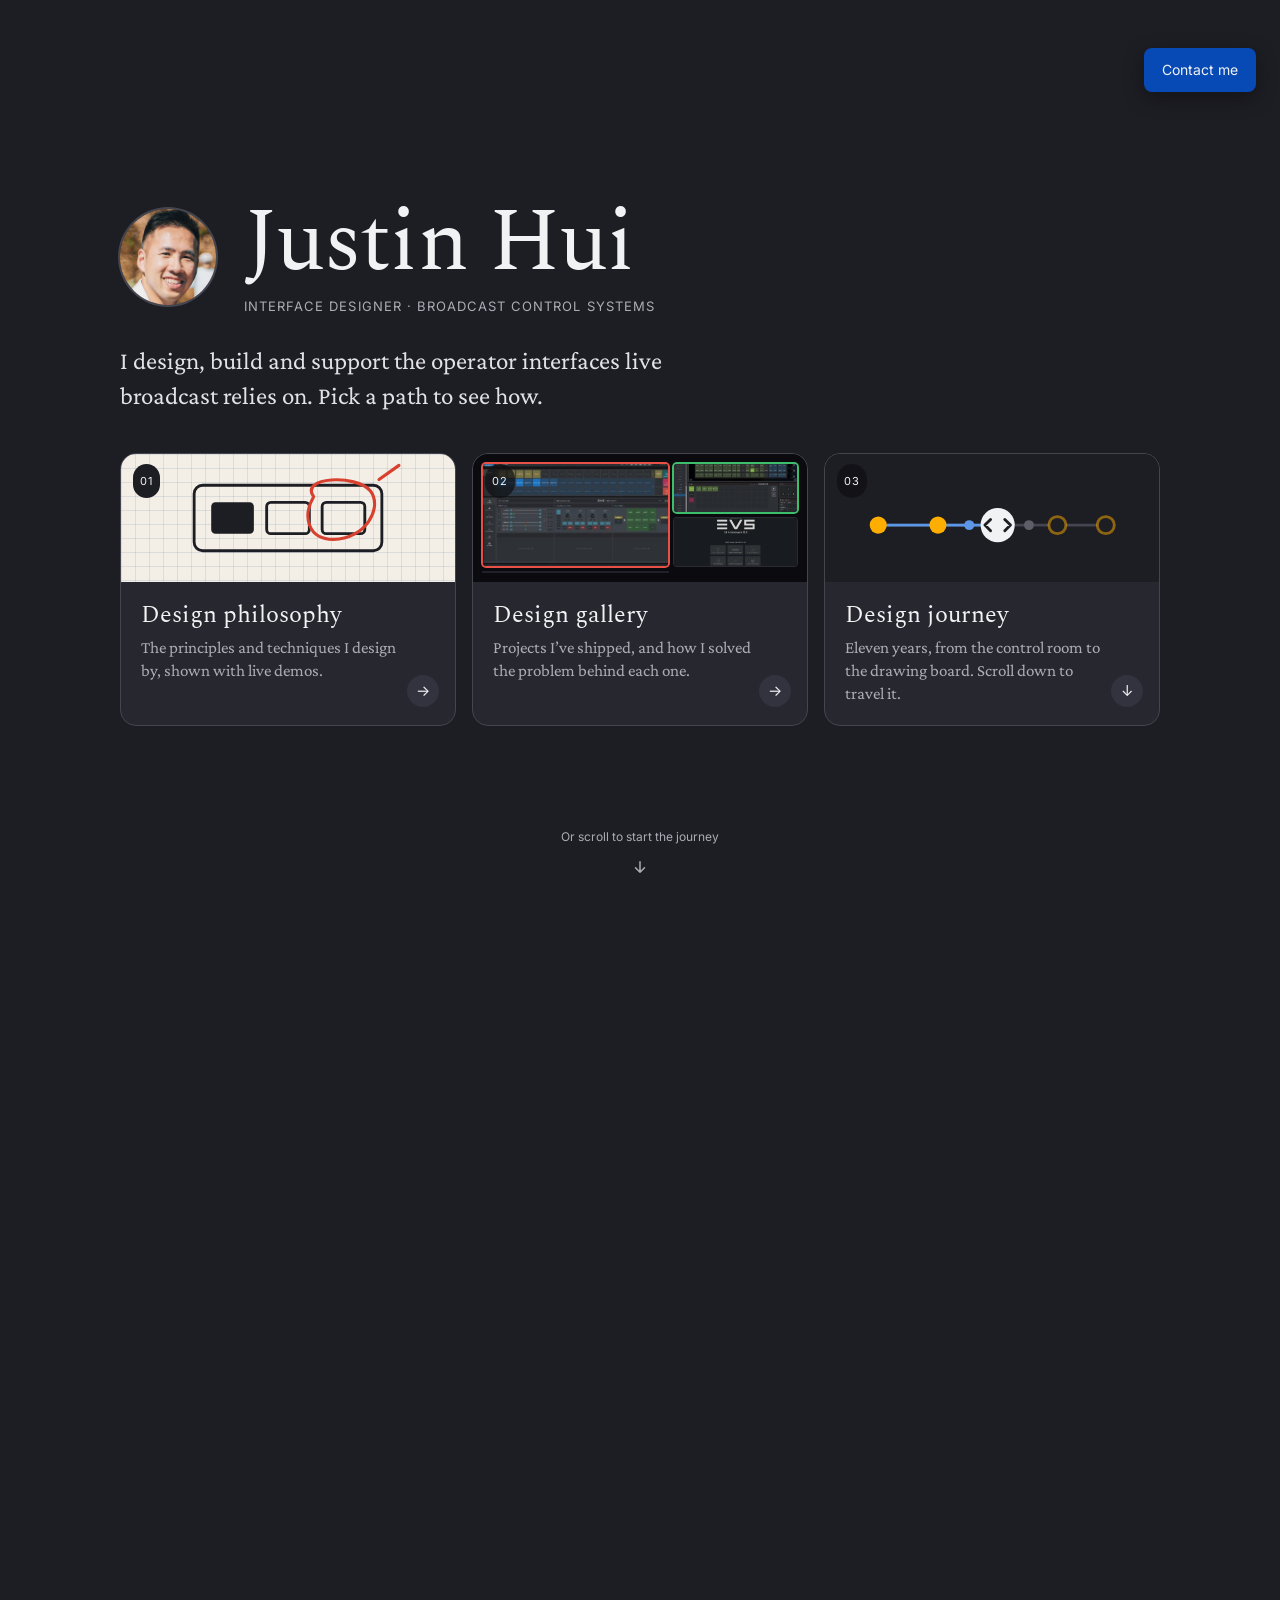
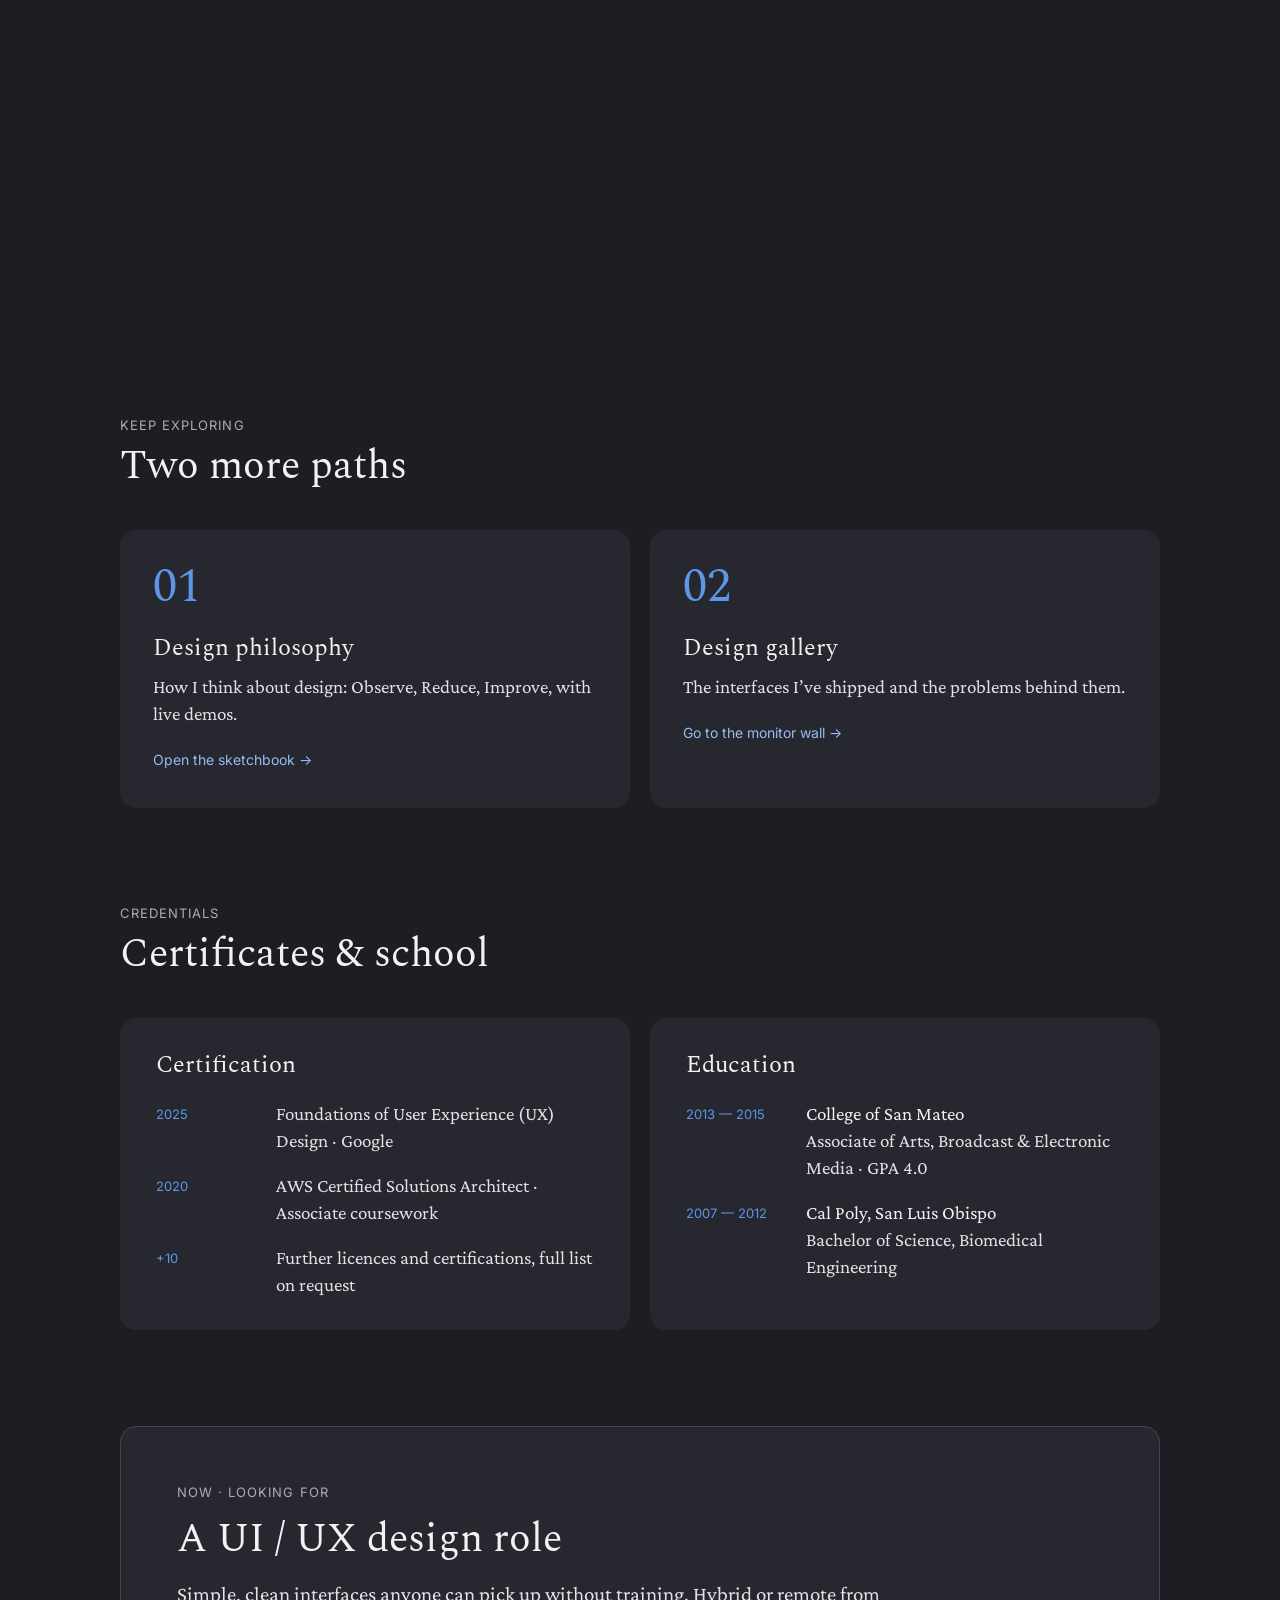
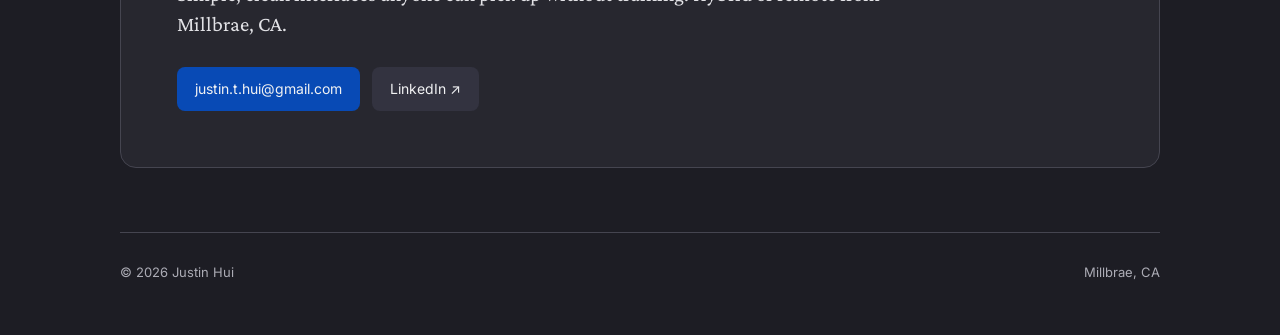
<file: index.html>
<!doctype html>
<html lang="en">
<head>
  <meta charset="utf-8">
  <meta name="viewport" content="width=device-width, initial-scale=1">
  <title>Justin Hui · Interface Designer</title>
  <meta name="description" content="Choose a path: design philosophy, design gallery or design journey. Justin Hui designs, builds and supports operator interfaces for live broadcast facilities. Senior Technical Architect at EVS, Google UX certified, based in Millbrae, CA.">
  <meta property="og:title" content="Justin Hui · Interface Designer">
  <meta property="og:description" content="Operator interfaces for live broadcast, designed, deployed and supported.">
  <meta property="og:type" content="website">
  <meta name="theme-color" content="#1D1D24">
  <link rel="icon" href="data:image/svg+xml,%3Csvg xmlns='http://www.w3.org/2000/svg' viewBox='0 0 64 64'%3E%3Crect width='64' height='64' rx='32' fill='%2327272F'/%3E%3Ctext x='32' y='42' text-anchor='middle' font-family='Georgia,serif' font-size='26' fill='%23F1F2F3'%3EJH%3C/text%3E%3C/svg%3E">
  <link rel="preconnect" href="https://fonts.googleapis.com">
  <link rel="preconnect" href="https://fonts.gstatic.com" crossorigin>
  <link rel="stylesheet" href="https://fonts.googleapis.com/css2?family=Spectral:ital,wght@0,400;1,400&family=Crimson+Pro:ital@0;1&family=Inter:wght@400;500&display=swap">
  <link rel="stylesheet" href="styles.css?v=__V__">
</head>
<body>
  <a class="skip" href="#after">Skip the timeline</a>

  <!-- Contact: the only control visible from the start -->
  <a class="btn btn--primary contact-fab" href="#contact">Contact me</a>

  <!-- Top bar: fades in once the intro scrolls away -->
  <header class="bar" data-bar>
    <div class="bar__inner">
      <a class="brand" href="#top" aria-label="Back to the start">
        <span class="avatar avatar--sm" data-avatar data-morph-to="avatar"></span>
        <span class="brand__text">
          <span class="brand__name" data-name data-morph-to="name"></span>
          <span class="brand__role" data-role data-morph-to="role"></span>
        </span>
      </a>

      <div class="bar__timeline">
        <button class="step step--icon" type="button" data-step="-1" aria-label="Earlier milestone">←</button>
        <div class="track" data-track>
          <div class="track__line" aria-hidden="true"></div>
          <div class="track__fill" aria-hidden="true" data-fill></div>
          <div class="track__stops" data-stops></div>
          <div class="handle" data-handle role="slider" tabindex="0" aria-label="Career timeline">
            <svg aria-hidden="true" width="14" height="14" viewBox="0 0 24 24" fill="none" stroke="#1D1D24" stroke-width="2.4" stroke-linecap="round" stroke-linejoin="round"><path d="M9 6l-6 6 6 6M15 6l6 6-6 6"/></svg>
          </div>
        </div>
        <button class="step step--icon" type="button" data-step="1" aria-label="Later milestone">→</button>
      </div>
    </div>
  </header>

  <main>
    <!-- The scrolling story: intro, then the timeline driven by scroll -->
    <div class="story" id="top" data-story>
      <div class="story__sticky">

        <!-- 1. Intro: the path selector -->
        <section class="intro" data-intro aria-labelledby="intro-name">
          <div class="intro__inner">
            <div class="intro__id">
              <span class="avatar avatar--lg morph" data-avatar data-morph="avatar"></span>
              <div class="intro__who">
                <h1 class="intro__name morph" id="intro-name" data-name data-morph="name"></h1>
                <p class="eyebrow intro__role morph" data-role data-morph="role"></p>
              </div>
            </div>
            <p class="intro__lede intro__fade">I design, build and support the operator interfaces live broadcast relies on. Pick a path to see how.</p>

            <nav class="paths intro__fade" aria-label="Choose a path">
              <a class="path path--philosophy" href="philosophy.html">
                <span class="path__art" aria-hidden="true">
                  <svg viewBox="0 0 200 90" fill="none" stroke-linecap="round" stroke-linejoin="round">
                    <rect x="34" y="22" width="132" height="46" rx="6" stroke="#1D1D24" stroke-width="2"/>
                    <rect x="46" y="34" width="30" height="22" rx="3" fill="#1D1D24"/>
                    <rect x="85" y="34" width="30" height="22" rx="3" stroke="#1D1D24" stroke-width="2"/>
                    <rect x="124" y="34" width="30" height="22" rx="3" stroke="#1D1D24" stroke-width="2"/>
                    <path class="path__pen" d="M118 30c-10-14 30-16 40-4 9 12-4 34-26 34-18 0-22-16-14-30z" stroke="#D8412F" stroke-width="2.2"/>
                    <path class="path__pen" d="M164 18l14-10" stroke="#D8412F" stroke-width="2.2"/>
                  </svg>
                </span>
                <span class="path__num">01</span>
                <span class="path__text">
                  <span class="path__title">Design philosophy</span>
                  <span class="path__desc">The principles and techniques I design by, shown with live demos.</span>
                </span>
                <span class="path__go" aria-hidden="true">→</span>
              </a>

              <a class="path path--gallery" href="gallery.html">
                <span class="path__art" aria-hidden="true">
                  <span class="mv">
                    <span class="mv__tile mv__tile--pgm"><img src="assets/img/proc-control.jpg" alt=""></span>
                    <span class="mv__tile mv__tile--pvw"><img src="assets/img/panel-builder.jpg" alt=""></span>
                    <span class="mv__tile"><img src="assets/img/config-tool.jpg" alt=""></span>
                    <span class="mv__tile mv__tile--bars"></span>
                  </span>
                </span>
                <span class="path__num">02</span>
                <span class="path__text">
                  <span class="path__title">Design gallery</span>
                  <span class="path__desc">Projects I&rsquo;ve shipped, and how I solved the problem behind each one.</span>
                </span>
                <span class="path__go" aria-hidden="true">→</span>
              </a>

              <a class="path path--journey" href="#journey" data-journey>
                <span class="path__art" aria-hidden="true">
                  <svg viewBox="0 0 200 90" fill="none">
                    <line x1="16" y1="50" x2="184" y2="50" stroke="#454550" stroke-width="2"/>
                    <line class="path__fill" x1="16" y1="50" x2="104" y2="50" stroke="#5B97E6" stroke-width="2"/>
                    <circle cx="20" cy="50" r="6" fill="#FDAE00"/>
                    <circle cx="62" cy="50" r="6" fill="#FDAE00"/>
                    <circle cx="84" cy="50" r="3.5" fill="#5B97E6"/>
                    <circle cx="126" cy="50" r="3.5" fill="#5E5E68"/>
                    <circle cx="146" cy="50" r="6" fill="#1D1D24" stroke="#FDAE00" stroke-opacity=".5" stroke-width="2"/>
                    <circle cx="180" cy="50" r="6" fill="#1D1D24" stroke="#FDAE00" stroke-opacity=".5" stroke-width="2"/>
                    <g class="path__handle"><circle cx="104" cy="50" r="12" fill="#F1F2F3"/><path d="M99 46l-4 4 4 4M109 46l4 4-4 4" stroke="#1D1D24" stroke-width="2" stroke-linecap="round" stroke-linejoin="round"/></g>
                  </svg>
                </span>
                <span class="path__num">03</span>
                <span class="path__text">
                  <span class="path__title">Design journey</span>
                  <span class="path__desc">Eleven years, from the control room to the drawing board. Scroll down to travel it.</span>
                </span>
                <span class="path__go" aria-hidden="true">↓</span>
              </a>
            </nav>
          </div>
          <div class="scroll-cue intro__fade" aria-hidden="true">
            <span>Or scroll to start the journey</span>
            <svg width="18" height="18" viewBox="0 0 24 24" fill="none" stroke="currentColor" stroke-width="2" stroke-linecap="round" stroke-linejoin="round"><path d="M12 5v14M6 13l6 6 6-6"/></svg>
          </div>
        </section>

        <!-- 2. Timeline stage: main window + sidebar -->
        <div class="stage" data-stage>
          <section class="main" aria-label="Timeline milestone">
            <div class="main__top">
              <article class="milestone" aria-live="polite" data-card>
                <span class="meta" data-cur-meta></span>
                <h2 class="milestone__title" data-cur-title></h2>
                <p class="milestone__body" data-cur-body></p>
                <div class="projects" data-projects-wrap>
                  <h3 class="label">Projects</h3>
                  <ul class="projects__list" data-projects></ul>
                </div>
                <div class="milestone__cta" data-cta hidden>
                  <a class="btn btn--primary" data-email></a>
                  <a class="btn" data-linkedin target="_blank" rel="noopener">LinkedIn ↗</a>
                </div>
              </article>
              <div class="bigyear" aria-hidden="true" data-year></div>
            </div>

            <section class="collections" data-collections aria-labelledby="iip-title">
              <div class="panel__head">
                <h3 class="label" id="iip-title">Interfaces in production</h3>
                <span class="count" data-count="clients"></span>
              </div>
              <ul class="chips chips--hero" data-list="clients"></ul>
              <p class="empty" data-empty="clients">Scroll on to collect the facilities running my interfaces.</p>
            </section>
          </section>

          <aside class="sidebar" data-sidebar aria-label="Collected so far">
            <div class="sidebar__head">
              <h2 class="h-card">Collected</h2>
              <button class="sidebar__close" type="button" data-drawer-close aria-label="Close collection">✕</button>
            </div>

            <section class="panel">
              <div class="panel__head">
                <h3 class="label label--icon"><svg class="label__icon" aria-hidden="true" width="16" height="16" viewBox="0 0 24 24" fill="none" stroke="currentColor" stroke-width="2" stroke-linecap="round" stroke-linejoin="round"><path d="M14.7 6.3a1 1 0 0 0 0 1.4l1.6 1.6a1 1 0 0 0 1.4 0l3.77-3.77a6 6 0 0 1-7.94 7.94l-6.91 6.91a2.12 2.12 0 0 1-3-3l6.91-6.91a6 6 0 0 1 7.94-7.94l-3.76 3.76z"/></svg>Toolbox</h3>
                <span class="count" data-count="tools"></span>
              </div>
              <div class="toolkit">
                <div class="toolkit__group inv--interface"><h4 class="sublabel">Interface</h4><ul class="inv" data-slots="interface" aria-label="Interface tools"></ul></div>
                <div class="toolkit__group inv--creative"><h4 class="sublabel">Creative</h4><ul class="inv" data-slots="creative" aria-label="Creative tools"></ul></div>
                <div class="toolkit__group inv--systems"><h4 class="sublabel">Systems</h4><ul class="inv" data-slots="systems" aria-label="Systems tools"></ul></div>
              </div>
            </section>

            <section class="panel">
              <div class="panel__head">
                <h3 class="label">Case studies</h3>
                <span class="count" data-count="cases"></span>
              </div>
              <div class="cases" data-cases></div>
            </section>
          </aside>
        </div>
      </div>
    </div>

    <!-- Mobile: the sidebar becomes a pull-up drawer -->
    <button class="drawer-toggle" type="button" data-drawer-open aria-label="Open collection">
      <span>Collection</span><span class="drawer-toggle__n" data-total>0</span>
    </button>

    <!-- After the timeline -->
    <div id="after">
      <section class="section wrap" id="more" aria-labelledby="more-title">
        <div class="section__head">
          <p class="eyebrow">Keep exploring</p>
          <h2 id="more-title" class="h-display">Two more paths</h2>
        </div>
        <div class="more">
          <a class="card more__card more__card--philosophy" href="philosophy.html">
            <span class="approach__num">01</span>
            <span class="h-card">Design philosophy</span>
            <span class="more__desc">How I think about design: Observe, Reduce, Improve, with live demos.</span>
            <span class="more__go">Open the sketchbook →</span>
          </a>
          <a class="card more__card more__card--gallery" href="gallery.html">
            <span class="approach__num">02</span>
            <span class="h-card">Design gallery</span>
            <span class="more__desc">The interfaces I&rsquo;ve shipped and the problems behind them.</span>
            <span class="more__go">Go to the monitor wall →</span>
          </a>
        </div>
      </section>

      <section class="section wrap" id="school" aria-labelledby="school-title">
        <div class="section__head">
          <p class="eyebrow">Credentials</p>
          <h2 id="school-title" class="h-display">Certificates &amp; school</h2>
        </div>
        <div class="creds">
          <div class="card creds__col">
            <h3 class="h-card">Certification</h3>
            <dl class="timeline-list">
              <div><dt>2025</dt><dd>Foundations of User Experience (UX) Design · Google</dd></div>
              <div><dt>2020</dt><dd>AWS Certified Solutions Architect · Associate coursework</dd></div>
              <div><dt>+10</dt><dd>Further licences and certifications, full list on request</dd></div>
            </dl>
          </div>
          <div class="card creds__col">
            <h3 class="h-card">Education</h3>
            <dl class="timeline-list">
              <div><dt>2013 — 2015</dt><dd><strong>College of San Mateo</strong><br>Associate of Arts, Broadcast &amp; Electronic Media · GPA 4.0</dd></div>
              <div><dt>2007 — 2012</dt><dd><strong>Cal Poly, San Luis Obispo</strong><br>Bachelor of Science, Biomedical Engineering</dd></div>
            </dl>
          </div>
        </div>
      </section>

      <section class="contact wrap" id="contact" aria-labelledby="contact-title">
        <div class="card contact__card">
          <p class="eyebrow">Now · Looking for</p>
          <h2 id="contact-title" class="h-display">A UI / UX design role</h2>
          <p class="prose">Simple, clean interfaces anyone can pick up without training. Hybrid or remote from Millbrae, CA.</p>
          <div class="contact__actions">
            <a class="btn btn--primary" data-email></a>
            <a class="btn" data-linkedin target="_blank" rel="noopener">LinkedIn ↗</a>
          </div>
        </div>
      </section>

      <footer class="footer wrap">
        <span>© <span data-yr>2026</span> Justin Hui</span>
        <span>Millbrae, CA</span>
      </footer>
    </div>
  </main>

  <!-- Case study viewer -->
  <dialog class="viewer" data-viewer aria-labelledby="viewer-title">
    <form method="dialog"><button class="viewer__close" aria-label="Close">✕</button></form>
    <div class="viewer__shot" data-viewer-shot></div>
    <div class="viewer__body">
      <span class="tag" data-viewer-tag></span>
      <h2 class="h-card" id="viewer-title" data-viewer-title></h2>
      <p data-viewer-blurb></p>
      <span class="meta" data-viewer-when></span>
      <a class="viewer__more" data-viewer-more hidden>Read the full case study in the gallery →</a>
    </div>
  </dialog>

  <script src="data.js?v=__V__"></script>
  <script src="script.js?v=__V__"></script>
</body>
</html>
</file>
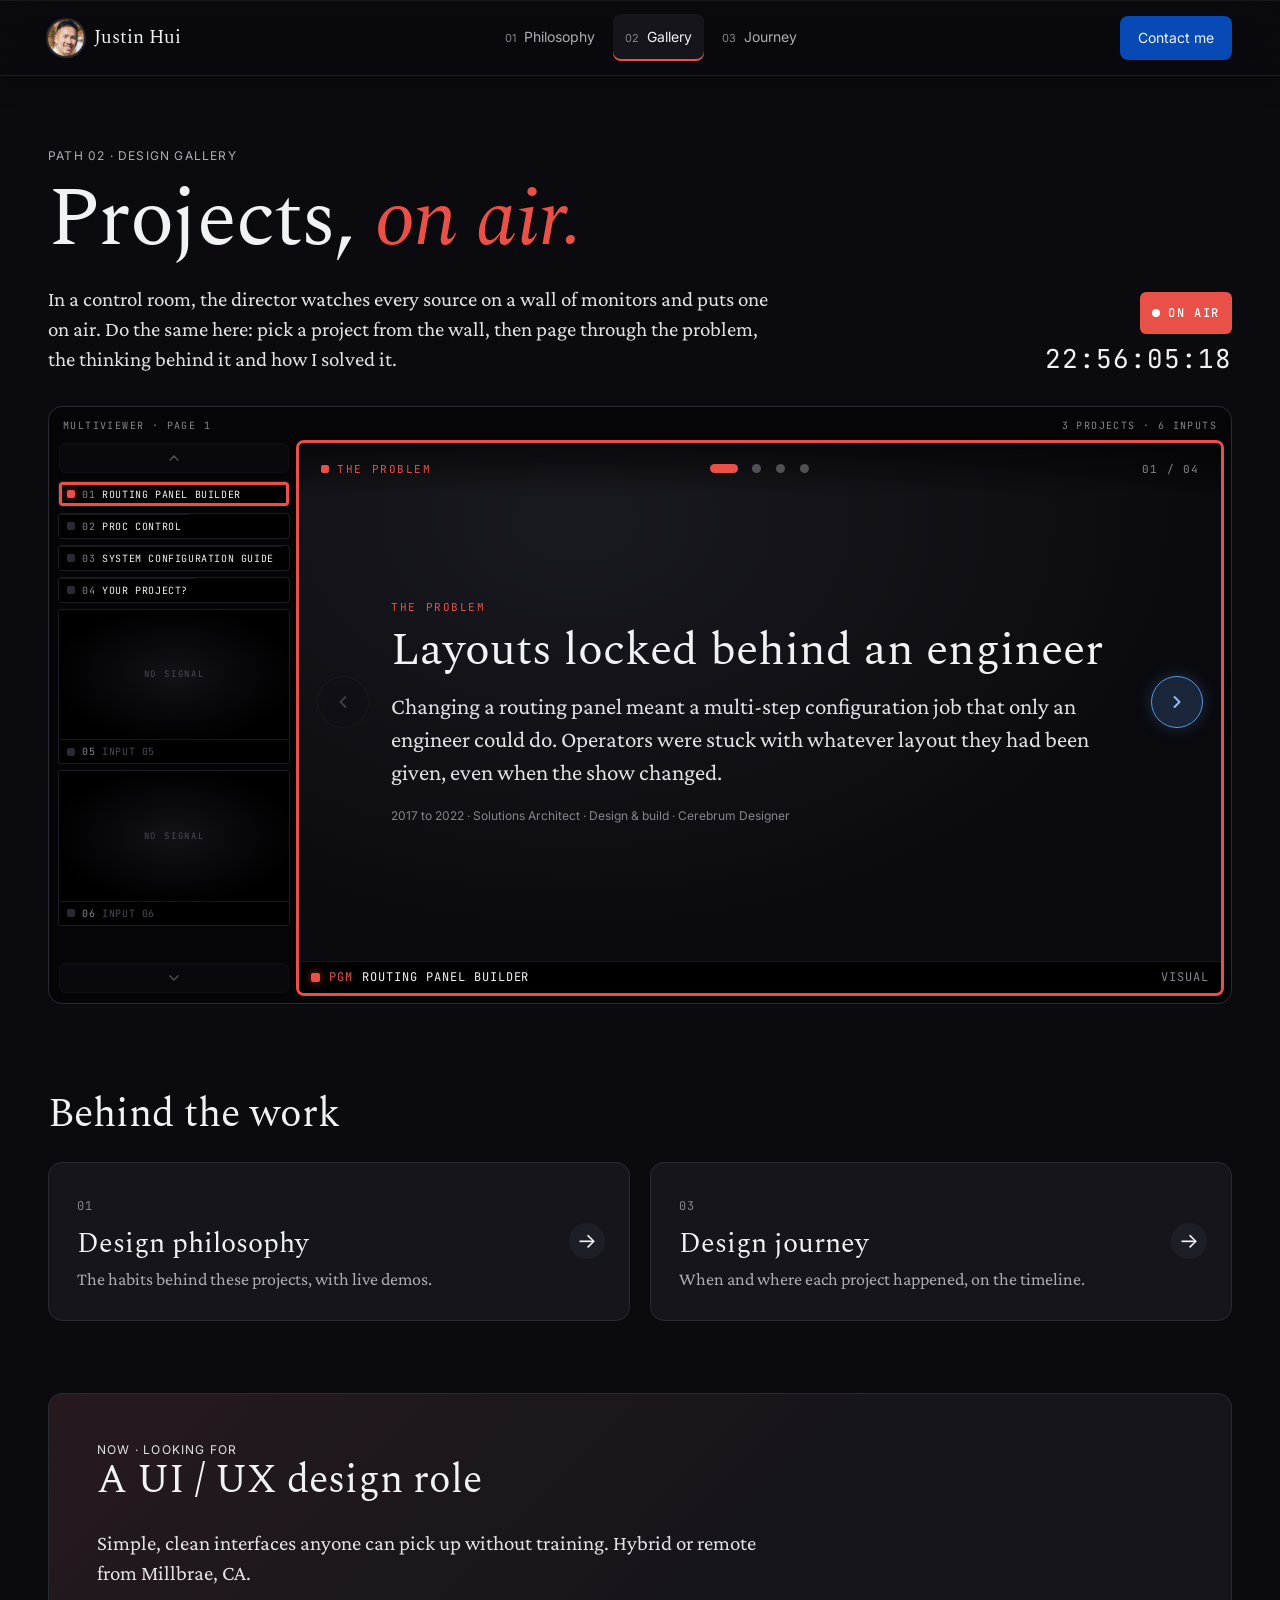
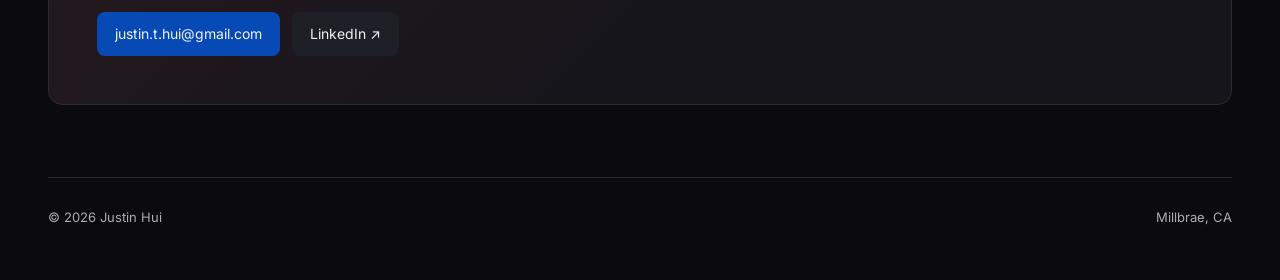
<file: gallery.html>
<!doctype html>
<html lang="en">
<head>
  <meta charset="utf-8">
  <meta name="viewport" content="width=device-width, initial-scale=1">
  <title>Design gallery · Justin Hui</title>
  <meta name="description" content="Operator interfaces Justin Hui has designed and shipped for live broadcast, and how each problem was solved.">
  <meta property="og:title" content="Design gallery · Justin Hui">
  <meta property="og:description" content="Operator interfaces for live broadcast: the problem, the solution and the result.">
  <meta name="theme-color" content="#0B0B0F">
  <link rel="icon" href="data:image/svg+xml,%3Csvg xmlns='http://www.w3.org/2000/svg' viewBox='0 0 64 64'%3E%3Crect width='64' height='64' rx='32' fill='%2327272F'/%3E%3Ctext x='32' y='42' text-anchor='middle' font-family='Georgia,serif' font-size='26' fill='%23F1F2F3'%3EJH%3C/text%3E%3C/svg%3E">
  <link rel="preconnect" href="https://fonts.googleapis.com">
  <link rel="preconnect" href="https://fonts.gstatic.com" crossorigin>
  <link rel="stylesheet" href="https://fonts.googleapis.com/css2?family=Spectral:ital,wght@0,400;1,400&family=Crimson+Pro:ital@0;1&family=Inter:wght@400;500&family=JetBrains+Mono:wght@400;500&family=Caveat:wght@500;700&display=swap">
  <link rel="stylesheet" href="gallery.css?v=__V__">
</head>
<body>
  <a class="skip" href="#main">Skip to content</a>

  <header class="top">
    <a class="top__brand" href="index.html" aria-label="Back to the path selector">
      <span class="avatar" data-avatar></span>
      <span data-name></span>
    </a>
    <nav class="paths-nav" aria-label="Paths">
      <a href="philosophy.html"><span>01</span> Philosophy</a>
      <a href="gallery.html" aria-current="page"><span>02</span> Gallery</a>
      <a href="index.html#journey"><span>03</span> Journey</a>
    </nav>
    <a class="btn btn--primary top__contact" href="#contact">Contact me</a>
  </header>

  <main id="main" class="wrap">
    <section class="intro" aria-labelledby="g-title">
      <div>
        <p class="eyebrow">Path 02 · Design gallery</p>
        <h1 id="g-title" class="intro__title">Projects, <em>on air.</em></h1>
        <p class="intro__lede">In a control room, the director watches every source on a wall of monitors and puts one on air. Do the same here: pick a project from the wall, then page through the problem, the thinking behind it and how I solved it.</p>
      </div>
      <div class="status" aria-hidden="true">
        <span class="status__live"><i></i>On air</span>
        <span class="status__tc" data-tc>00:00:00:00</span>
      </div>
    </section>

    <!-- The multiviewer: a scrolling rail of inputs on the left, the programme window on the right -->
    <section class="wall" aria-label="Projects">
      <div class="wall__bar" aria-hidden="true"><span>Multiviewer · Page 1</span><span data-wall-count></span></div>
      <div class="wall__body">
        <div class="rail">
          <div class="rail__inner">
            <button class="rail__step" type="button" data-rail-step="-1" aria-label="Scroll the project list up">
              <svg width="16" height="16" viewBox="0 0 24 24" fill="none" stroke="currentColor" stroke-width="2.4" stroke-linecap="round" stroke-linejoin="round" aria-hidden="true"><path d="M6 15l6-6 6 6"/></svg>
            </button>
            <div class="sources" role="tablist" aria-label="Choose a project" aria-orientation="vertical" data-sources></div>
            <button class="rail__step" type="button" data-rail-step="1" aria-label="Scroll the project list down">
              <svg width="16" height="16" viewBox="0 0 24 24" fill="none" stroke="currentColor" stroke-width="2.4" stroke-linecap="round" stroke-linejoin="round" aria-hidden="true"><path d="M6 9l6 6 6-6"/></svg>
            </button>
          </div>
        </div>

        <div class="pgm" id="pgm" role="tabpanel" aria-roledescription="project slideshow" data-pgm>
          <div class="pgm__screen" data-screen>
            <div class="pgm__top">
              <span class="pgm__section" data-section aria-live="polite"></span>
              <div class="dots" role="group" aria-label="Pages" data-dots></div>
              <span class="pgm__count" data-count aria-hidden="true"></span>
            </div>
            <div class="pages" data-pages></div>
            <button class="arrow arrow--prev" type="button" data-page-step="-1" aria-label="Previous page">
              <svg width="20" height="20" viewBox="0 0 24 24" fill="none" stroke="currentColor" stroke-width="2.4" stroke-linecap="round" stroke-linejoin="round" aria-hidden="true"><path d="M15 6l-6 6 6 6"/></svg>
            </button>
            <button class="arrow arrow--next" type="button" data-page-step="1" aria-label="Next page">
              <svg width="20" height="20" viewBox="0 0 24 24" fill="none" stroke="currentColor" stroke-width="2.4" stroke-linecap="round" stroke-linejoin="round" aria-hidden="true"><path d="M9 6l6 6-6 6"/></svg>
            </button>
          </div>
          <div class="umd umd--pgm"><span class="umd__tally"></span><span class="umd__src">PGM</span><span class="umd__name" data-pgm-label></span><span class="umd__tag" data-pgm-tag></span></div>
        </div>
      </div>
    </section>

    <section class="next" aria-labelledby="next-title">
      <h2 id="next-title" class="next__title">Behind the work</h2>
      <div class="next__grid">
        <a class="next__card next__card--philosophy" href="philosophy.html"><span class="next__n">01</span><span class="next__t">Design philosophy</span><span class="next__d">The habits behind these projects, with live demos.</span><span class="next__go">→</span></a>
        <a class="next__card next__card--journey" href="index.html#journey"><span class="next__n">03</span><span class="next__t">Design journey</span><span class="next__d">When and where each project happened, on the timeline.</span><span class="next__go">→</span></a>
      </div>
    </section>

    <section class="contact" id="contact" aria-labelledby="contact-title">
      <p class="eyebrow">Now · Looking for</p>
      <h2 id="contact-title" class="next__title">A UI / UX design role</h2>
      <p>Simple, clean interfaces anyone can pick up without training. Hybrid or remote from Millbrae, CA.</p>
      <div class="story__actions">
        <a class="btn btn--primary" data-email></a>
        <a class="btn" data-linkedin target="_blank" rel="noopener">LinkedIn ↗</a>
      </div>
    </section>
  </main>

  <footer class="footer wrap">
    <span>© <span data-yr>2026</span> <span data-name></span></span>
    <span>Millbrae, CA</span>
  </footer>

  <script src="data.js?v=__V__"></script>
  <script src="common.js?v=__V__"></script>
  <script src="gallery.js?v=__V__"></script>
</body>
</html>
</file>
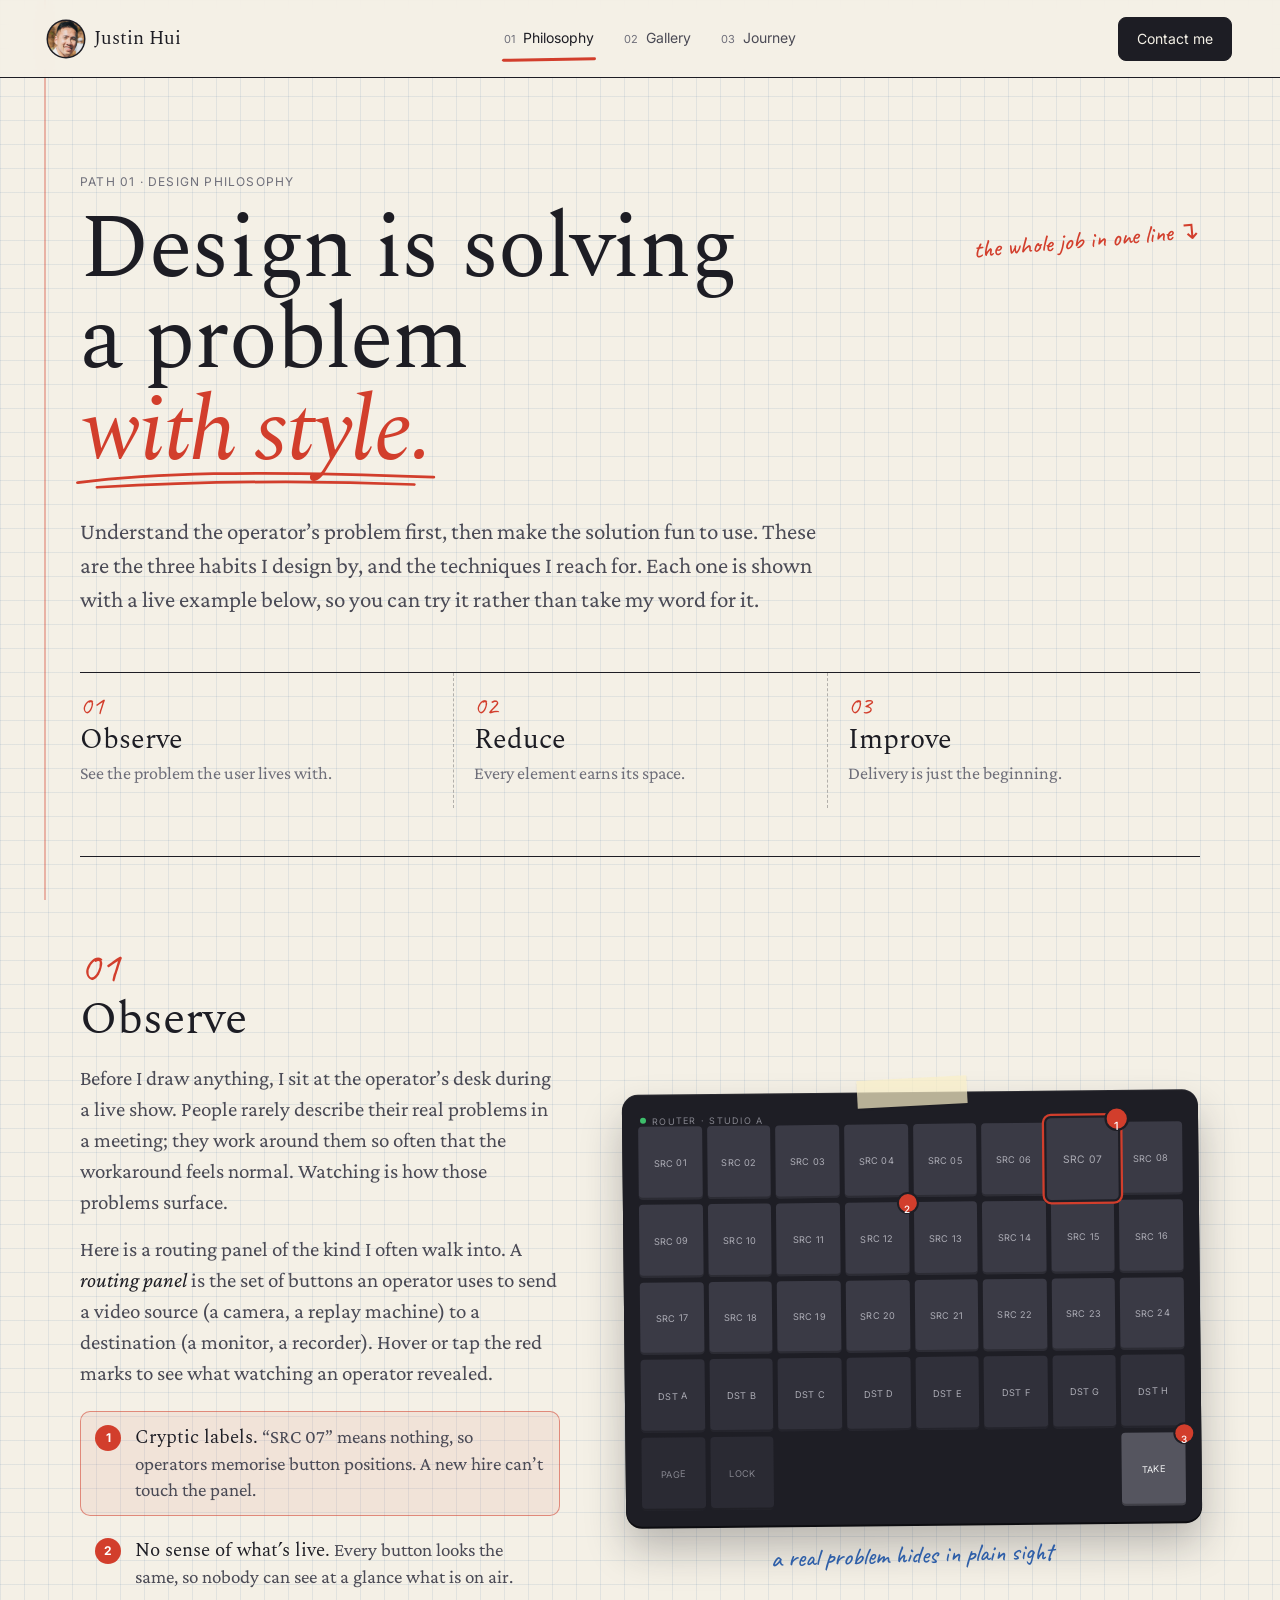
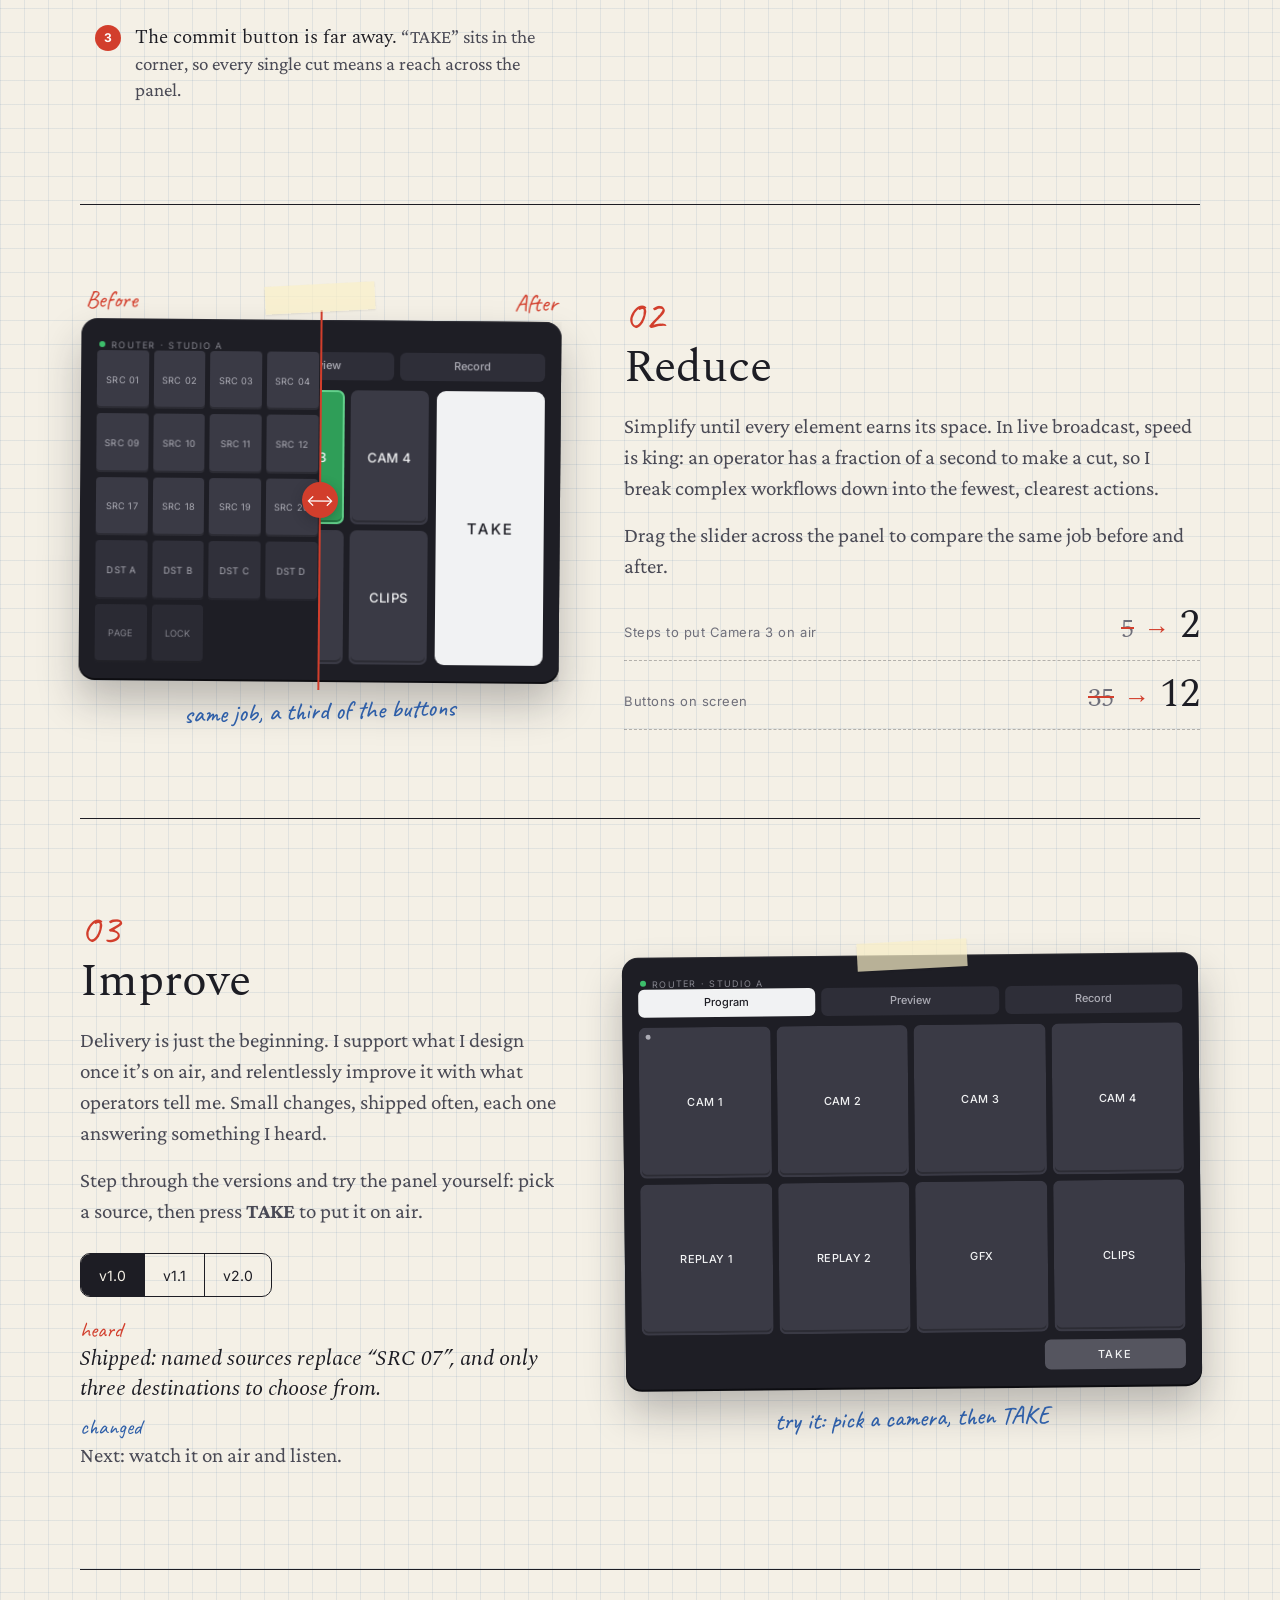
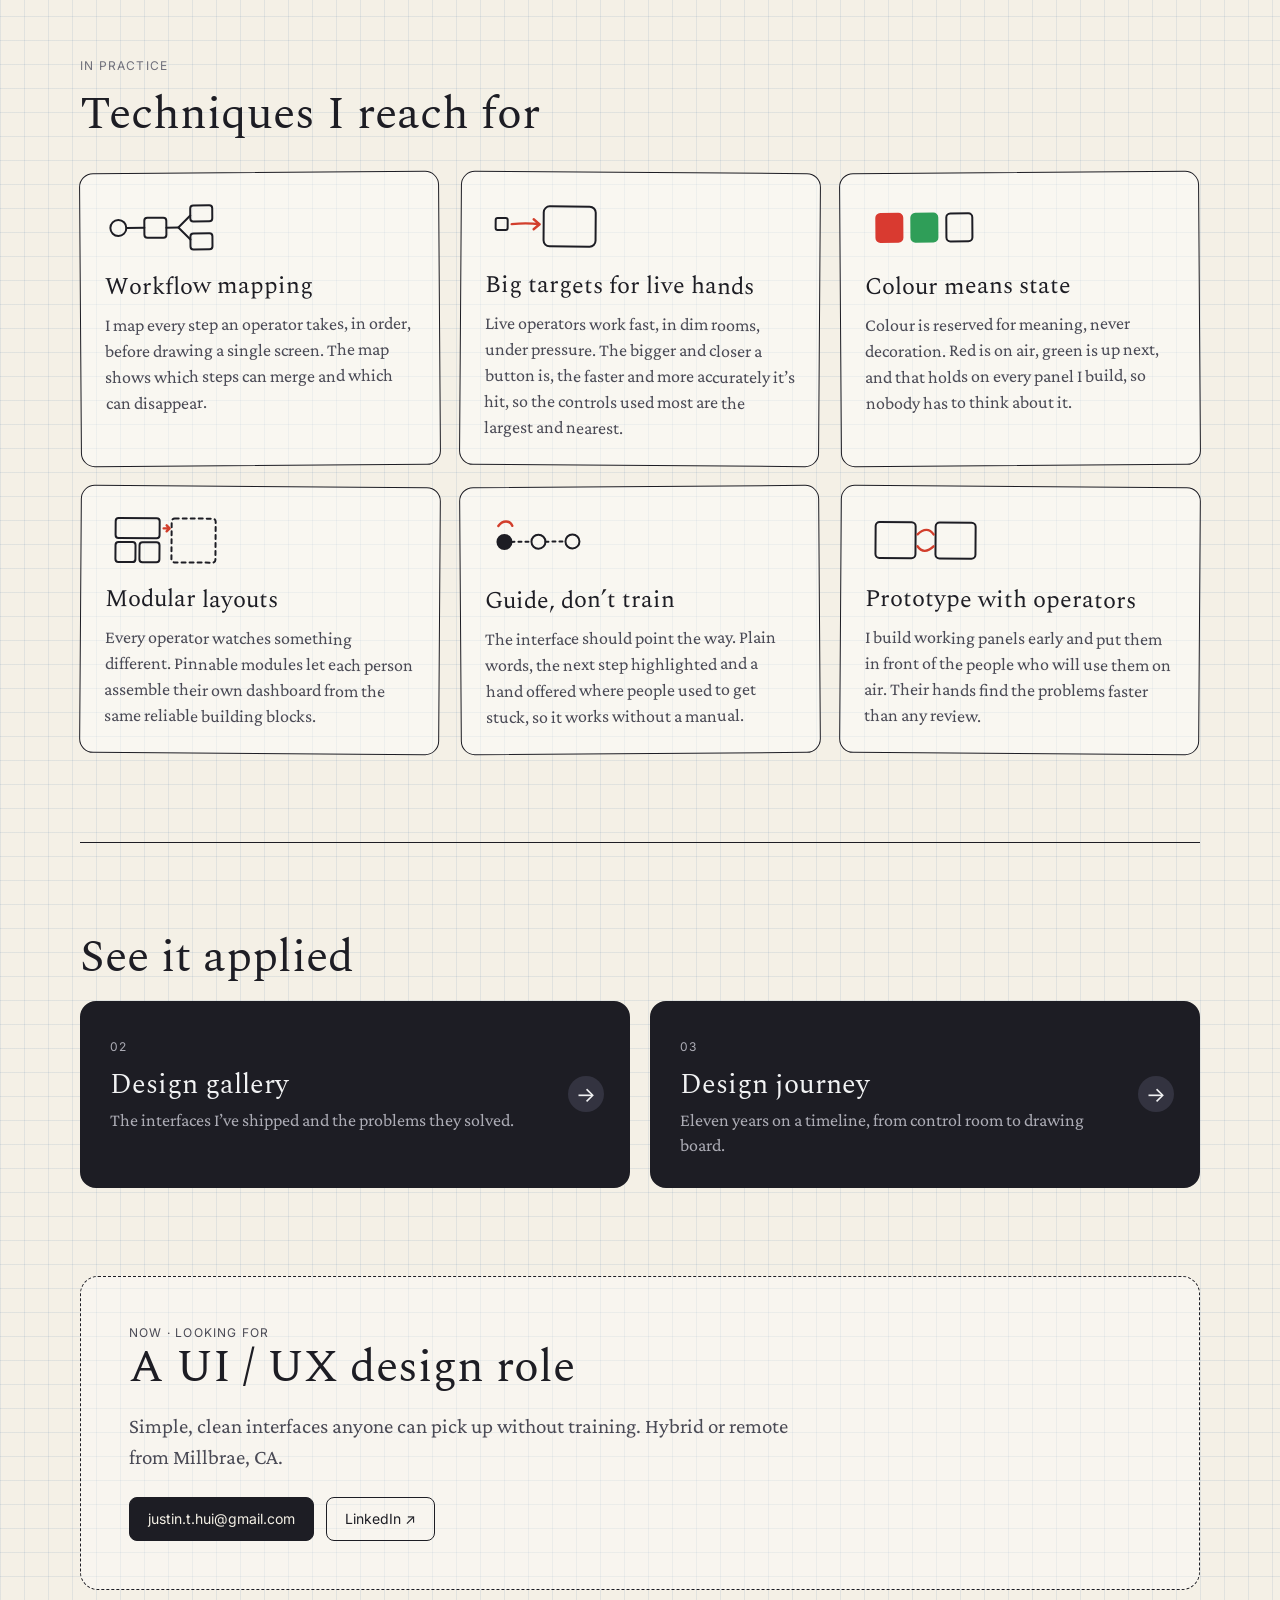
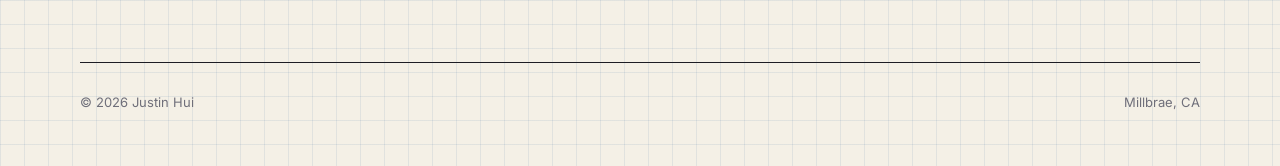
<file: philosophy.html>
<!doctype html>
<html lang="en">
<head>
  <meta charset="utf-8">
  <meta name="viewport" content="width=device-width, initial-scale=1">
  <title>Design philosophy · Justin Hui</title>
  <meta name="description" content="How Justin Hui designs operator interfaces: Observe, Reduce, Improve, demonstrated with live examples.">
  <meta property="og:title" content="Design philosophy · Justin Hui">
  <meta property="og:description" content="Observe, Reduce, Improve: the principles and techniques behind interfaces for live broadcast.">
  <meta name="theme-color" content="#F4F0E6">
  <link rel="icon" href="data:image/svg+xml,%3Csvg xmlns='http://www.w3.org/2000/svg' viewBox='0 0 64 64'%3E%3Crect width='64' height='64' rx='32' fill='%2327272F'/%3E%3Ctext x='32' y='42' text-anchor='middle' font-family='Georgia,serif' font-size='26' fill='%23F1F2F3'%3EJH%3C/text%3E%3C/svg%3E">
  <link rel="preconnect" href="https://fonts.googleapis.com">
  <link rel="preconnect" href="https://fonts.gstatic.com" crossorigin>
  <link rel="stylesheet" href="https://fonts.googleapis.com/css2?family=Spectral:ital,wght@0,400;1,400&family=Crimson+Pro:ital@0;1&family=Inter:wght@400;500&family=Caveat:wght@500;700&display=swap">
  <link rel="stylesheet" href="philosophy.css?v=__V__">
</head>
<body>
  <a class="skip" href="#main">Skip to content</a>

  <header class="top">
    <a class="top__brand" href="index.html" aria-label="Back to the path selector">
      <span class="avatar" data-avatar></span>
      <span data-name></span>
    </a>
    <nav class="paths-nav" aria-label="Paths">
      <a href="philosophy.html" aria-current="page"><span>01</span> Philosophy</a>
      <a href="gallery.html"><span>02</span> Gallery</a>
      <a href="index.html#journey"><span>03</span> Journey</a>
    </nav>
    <a class="btn btn--ink top__contact" href="#contact">Contact me</a>
  </header>

  <main id="main">
    <!-- Hero -->
    <section class="hero sheet">
      <p class="eyebrow">Path 01 · Design philosophy</p>
      <h1 class="hero__title">Design is solving a problem <span class="scribble">with style.<svg viewBox="0 0 300 24" preserveAspectRatio="none" aria-hidden="true"><path d="M4 16c60-10 140-14 292-6M20 21c80-6 170-8 260-3" /></svg></span></h1>
      <p class="hero__lede">Understand the operator&rsquo;s problem first, then make the solution fun to use. These are the three habits I design by, and the techniques I reach for. Each one is shown with a live example below, so you can try it rather than take my word for it.</p>
      <p class="note hero__note" aria-hidden="true">the whole job in one line ↴</p>
      <ol class="toc">
        <li><a href="#observe"><span class="toc__n">01</span><span class="toc__t">Observe</span><span class="toc__d">See the problem the user lives with.</span></a></li>
        <li><a href="#reduce"><span class="toc__n">02</span><span class="toc__t">Reduce</span><span class="toc__d">Every element earns its space.</span></a></li>
        <li><a href="#improve"><span class="toc__n">03</span><span class="toc__t">Improve</span><span class="toc__d">Delivery is just the beginning.</span></a></li>
      </ol>
    </section>

    <!-- 01 Observe -->
    <section class="principle sheet" id="observe" aria-labelledby="observe-title">
      <div class="principle__text">
        <p class="principle__n">01</p>
        <h2 id="observe-title" class="h2">Observe</h2>
        <p>Before I draw anything, I sit at the operator&rsquo;s desk during a live show. People rarely describe their real problems in a meeting; they work around them so often that the workaround feels normal. Watching is how those problems surface.</p>
        <p>Here is a routing panel of the kind I often walk into. A <em>routing panel</em> is the set of buttons an operator uses to send a video source (a camera, a replay machine) to a destination (a monitor, a recorder). Hover or tap the red marks to see what watching an operator revealed.</p>
        <ol class="finds" data-finds>
          <li data-find="1"><b>1</b><span><strong>Cryptic labels.</strong> &ldquo;SRC 07&rdquo; means nothing, so operators memorise button positions. A new hire can&rsquo;t touch the panel.</span></li>
          <li data-find="2"><b>2</b><span><strong>No sense of what&rsquo;s live.</strong> Every button looks the same, so nobody can see at a glance what is on air.</span></li>
          <li data-find="3"><b>3</b><span><strong>The commit button is far away.</strong> &ldquo;TAKE&rdquo; sits in the corner, so every single cut means a reach across the panel.</span></li>
        </ol>
      </div>
      <figure class="demo">
        <div class="device" data-panel="before" data-observe></div>
        <figcaption class="note">a real problem hides in plain sight</figcaption>
      </figure>
    </section>

    <!-- 02 Reduce -->
    <section class="principle principle--flip sheet" id="reduce" aria-labelledby="reduce-title">
      <div class="principle__text">
        <p class="principle__n">02</p>
        <h2 id="reduce-title" class="h2">Reduce</h2>
        <p>Simplify until every element earns its space. In live broadcast, speed is king: an operator has a fraction of a second to make a cut, so I break complex workflows down into the fewest, clearest actions.</p>
        <p>Drag the slider across the panel to compare the same job before and after.</p>
        <dl class="steps">
          <div><dt>Steps to put Camera 3 on air</dt><dd><span class="steps__before">5</span><span class="steps__arrow" aria-hidden="true">→</span><span class="steps__after">2</span></dd></div>
          <div><dt>Buttons on screen</dt><dd><span class="steps__before">35</span><span class="steps__arrow" aria-hidden="true">→</span><span class="steps__after">12</span></dd></div>
        </dl>
      </div>
      <figure class="demo">
        <div class="compare" data-compare style="--split: 50%">
          <div class="device compare__layer" data-panel="before" aria-hidden="true"></div>
          <div class="device compare__layer compare__after" data-panel="after" data-version="3" aria-hidden="true"></div>
          <div class="compare__line" aria-hidden="true"><span>⟷</span></div>
          <span class="compare__tag compare__tag--l" aria-hidden="true">Before</span>
          <span class="compare__tag compare__tag--r" aria-hidden="true">After</span>
          <input class="compare__range" type="range" min="0" max="100" value="50" aria-label="Compare before and after: slide to reveal more of either panel" data-compare-range>
        </div>
        <figcaption class="note">same job, a third of the buttons</figcaption>
      </figure>
    </section>

    <!-- 03 Improve -->
    <section class="principle sheet" id="improve" aria-labelledby="improve-title">
      <div class="principle__text">
        <p class="principle__n">03</p>
        <h2 id="improve-title" class="h2">Improve</h2>
        <p>Delivery is just the beginning. I support what I design once it&rsquo;s on air, and relentlessly improve it with what operators tell me. Small changes, shipped often, each one answering something I heard.</p>
        <p>Step through the versions and try the panel yourself: pick a source, then press <b>TAKE</b> to put it on air.</p>
        <div class="versions" role="tablist" aria-label="Panel versions" data-versions>
          <button type="button" role="tab" data-v="1">v1.0</button>
          <button type="button" role="tab" data-v="2">v1.1</button>
          <button type="button" role="tab" data-v="3">v2.0</button>
        </div>
        <div class="feedback" data-feedback aria-live="polite">
          <p class="feedback__heard"></p>
          <p class="feedback__changed"></p>
        </div>
      </div>
      <figure class="demo">
        <div class="device" data-panel="after" data-version="1" data-live></div>
        <figcaption class="note" data-live-note>try it: pick a camera, then TAKE</figcaption>
      </figure>
    </section>

    <!-- Techniques -->
    <section class="techniques sheet" aria-labelledby="tech-title">
      <p class="eyebrow">In practice</p>
      <h2 id="tech-title" class="h2">Techniques I reach for</h2>
      <ul class="tech">
        <li class="tech__card">
          <svg viewBox="0 0 120 60" aria-hidden="true"><circle cx="14" cy="30" r="8"/><path d="M22 30h18"/><rect x="40" y="20" width="22" height="20" rx="3"/><path d="M62 30h12"/><path d="M74 30l12-12M74 30l12 12"/><rect x="86" y="8" width="22" height="16" rx="3"/><rect x="86" y="36" width="22" height="16" rx="3"/></svg>
          <h3>Workflow mapping</h3>
          <p>I map every step an operator takes, in order, before drawing a single screen. The map shows which steps can merge and which can disappear.</p>
        </li>
        <li class="tech__card">
          <svg viewBox="0 0 120 60" aria-hidden="true"><rect x="10" y="22" width="12" height="12" rx="2"/><rect x="58" y="10" width="52" height="40" rx="6"/><path class="tech__pen" d="M26 28c10-1 20-1 28 0M48 23l6 5-6 5"/></svg>
          <h3>Big targets for live hands</h3>
          <p>Live operators work fast, in dim rooms, under pressure. The bigger and closer a button is, the faster and more accurately it&rsquo;s hit, so the controls used most are the largest and nearest.</p>
        </li>
        <li class="tech__card">
          <svg viewBox="0 0 120 60" aria-hidden="true"><rect x="12" y="16" width="26" height="28" rx="4" class="tech__red"/><rect x="47" y="16" width="26" height="28" rx="4" class="tech__green"/><rect x="82" y="16" width="26" height="28" rx="4"/></svg>
          <h3>Colour means state</h3>
          <p>Colour is reserved for meaning, never decoration. Red is on air, green is up next, and that holds on every panel I build, so nobody has to think about it.</p>
        </li>
        <li class="tech__card">
          <svg viewBox="0 0 120 60" aria-hidden="true"><rect x="10" y="8" width="44" height="20" rx="3"/><rect x="10" y="32" width="20" height="20" rx="3"/><rect x="34" y="32" width="20" height="20" rx="3"/><rect x="66" y="8" width="44" height="44" rx="3" stroke-dasharray="4 4"/><path class="tech__pen" d="M58 18l6 0M61 15l3 3-3 3"/></svg>
          <h3>Modular layouts</h3>
          <p>Every operator watches something different. Pinnable modules let each person assemble their own dashboard from the same reliable building blocks.</p>
        </li>
        <li class="tech__card">
          <svg viewBox="0 0 120 60" aria-hidden="true"><circle cx="20" cy="30" r="7" class="tech__fill"/><path d="M27 30h20" stroke-dasharray="3 4"/><circle cx="54" cy="30" r="7"/><path d="M61 30h20" stroke-dasharray="3 4"/><circle cx="88" cy="30" r="7"/><path class="tech__pen" d="M14 14c4-6 12-6 14 0"/></svg>
          <h3>Guide, don&rsquo;t train</h3>
          <p>The interface should point the way. Plain words, the next step highlighted and a hand offered where people used to get stuck, so it works without a manual.</p>
        </li>
        <li class="tech__card">
          <svg viewBox="0 0 120 60" aria-hidden="true"><rect x="10" y="12" width="40" height="36" rx="4"/><rect x="70" y="12" width="40" height="36" rx="4"/><path class="tech__pen" d="M52 24c6-6 12-6 16 0M68 36c-6 6-12 6-16 0"/></svg>
          <h3>Prototype with operators</h3>
          <p>I build working panels early and put them in front of the people who will use them on air. Their hands find the problems faster than any review.</p>
        </li>
      </ul>
    </section>

    <!-- Next paths + contact -->
    <section class="next sheet" aria-labelledby="next-title">
      <h2 id="next-title" class="h2">See it applied</h2>
      <div class="next__grid">
        <a class="next__card next__card--gallery" href="gallery.html"><span class="next__n">02</span><span class="next__t">Design gallery</span><span class="next__d">The interfaces I&rsquo;ve shipped and the problems they solved.</span><span class="next__go">→</span></a>
        <a class="next__card next__card--journey" href="index.html#journey"><span class="next__n">03</span><span class="next__t">Design journey</span><span class="next__d">Eleven years on a timeline, from control room to drawing board.</span><span class="next__go">→</span></a>
      </div>
    </section>

    <section class="contact sheet" id="contact" aria-labelledby="contact-title">
      <p class="eyebrow">Now · Looking for</p>
      <h2 id="contact-title" class="h2">A UI / UX design role</h2>
      <p>Simple, clean interfaces anyone can pick up without training. Hybrid or remote from Millbrae, CA.</p>
      <div class="contact__actions">
        <a class="btn btn--ink" data-email></a>
        <a class="btn btn--line" data-linkedin target="_blank" rel="noopener">LinkedIn ↗</a>
      </div>
    </section>
  </main>

  <footer class="footer">
    <span>© <span data-yr>2026</span> <span data-name></span></span>
    <span>Millbrae, CA</span>
  </footer>

  <script src="data.js?v=__V__"></script>
  <script src="common.js?v=__V__"></script>
  <script src="philosophy.js?v=__V__"></script>
</body>
</html>
</file>
<file: styles.css>
/* Design tokens taken from the "Career scrubber" mockup */
:root {
  --bg: #1D1D24;
  --card: #27272F;
  --card-2: #333340;
  --line: #454550;
  --dot-off: #5E5E68;
  --muted-2: #85858E;
  --muted: #ACACB5;
  --body: #E2E2E6;
  --fg: #F1F2F3;
  --accent: #5B97E6;
  --gold: #FDAE00;        /* major milestones (jobs); Interface tools */
  --red: #E95047;         /* Systems tools */
  --link: #95BDF1;
  --link-hover: #C9DDF9;
  --primary: #084AB5;
  --primary-hover: #135CC5;
  --shadow: rgba(16, 16, 18, 0.64);

  --f-display: 'Spectral', Georgia, serif;
  --f-body: 'Crimson Pro', Georgia, serif;
  --f-ui: Inter, system-ui, sans-serif;

  --wrap: 1040px;
  --gutter: 120px;
  --pad: 32px;          /* stage side padding */
  --bar-h: 140px;
  --side-w: 380px;
  --r-lg: 16px;
  --r-md: 10px;
  --r-sm: 8px;
}
@media (max-width: 1280px) { :root { --gutter: 64px; --pad: 24px; --side-w: 340px; } }
@media (max-width: 900px)  { :root { --bar-h: 140px; } }
@media (max-width: 720px)  { :root { --bar-h: 158px; } }
/* Tablets: names above the line need clear space below your name */
@media (max-width: 900px) and (min-width: 721px) { :root { --bar-h: 172px; } .bar .bar__timeline { margin-top: 22px; } }
@media (max-width: 720px)  { :root { --gutter: 16px; --pad: 16px; } }

*, *::before, *::after { box-sizing: border-box; }
html { scroll-padding-top: 24px; overflow-x: clip; }
body {
  margin: 0;
  background: var(--bg);
  color: var(--fg);
  font-family: var(--f-body);
  font-size: 21px;
  line-height: 30px;
  -webkit-font-smoothing: antialiased;
  overflow-x: clip;
}
a { color: var(--link); }
a:hover { color: var(--link-hover); }
img { max-width: 100%; display: block; }
:focus-visible { outline: 2px solid var(--accent); outline-offset: 3px; }
[hidden] { display: none !important; }

.wrap { width: min(var(--wrap), 100% - 2 * var(--gutter)); margin-inline: auto; }
.skip { position: absolute; left: -9999px; top: 8px; z-index: 100; background: var(--fg); color: var(--bg); padding: 8px 14px; border-radius: var(--r-sm); font-family: var(--f-ui); font-size: 14px; }
.skip:focus { left: 16px; }

/* Type */
.eyebrow, .meta, .sub, .tag, .label, .sublabel, .count { font-family: var(--f-ui); color: var(--muted); }
.eyebrow { margin: 0; font-size: 13px; line-height: 18px; letter-spacing: .08em; text-transform: uppercase; }
.meta { font-size: 13px; line-height: 18px; }
.label { margin: 0; font-size: 12px; line-height: 16px; font-weight: 500; letter-spacing: .1em; text-transform: uppercase; color: var(--fg); }
.sublabel { margin: 0 0 8px; font-size: 11px; line-height: 14px; letter-spacing: .1em; text-transform: uppercase; font-weight: 400; }
.count { font-size: 12px; line-height: 16px; font-variant-numeric: tabular-nums; }
.tag { font-size: 11px; line-height: 14px; letter-spacing: .1em; text-transform: uppercase; color: var(--accent); }
.h-display { margin: 0; font-family: var(--f-display); font-weight: 400; font-size: 40px; line-height: 46px; }
.h-card { margin: 0; font-family: var(--f-display); font-weight: 400; font-size: 24px; line-height: 30px; }
.prose { margin: 0; color: var(--body); max-width: 62ch; }
@media (max-width: 720px) {
  body { font-size: 19px; line-height: 28px; }
  .h-display { font-size: 32px; line-height: 38px; }
}

/* Buttons */
.step, .btn {
  font-family: var(--f-ui); font-size: 14px;
  min-height: 44px; padding: 0 18px;
  border-radius: var(--r-sm); border: 0; cursor: pointer;
  background: var(--card-2); color: var(--fg);
  display: inline-flex; align-items: center; justify-content: center;
  text-decoration: none; transition: background .15s;
}
.step:hover, .btn:hover { background: var(--line); color: var(--fg); }
.step:disabled { opacity: .35; cursor: default; background: var(--card-2); }
.step--icon { width: 36px; height: 28px; min-height: 28px; padding: 0; font-size: 15px; flex: none; } /* short, so end names can sit above */
/* Timeline arrows: blue while usable, grey and faded at either end */
.step--icon:not(:disabled) { background: rgba(91, 151, 230, .16); box-shadow: inset 0 0 0 1px var(--accent); color: var(--link); }
.step--icon:not(:disabled):hover { background: var(--accent); color: #fff; }
.btn--primary { background: var(--primary); }
.btn--primary:hover { background: var(--primary-hover); }
.card { background: var(--card); border-radius: var(--r-lg); }

/* Avatar (photo circle; falls back to initials) */
.avatar {
  flex: none; border-radius: 50%; overflow: hidden;
  background: var(--card-2); color: var(--fg);
  display: grid; place-items: center; font-family: var(--f-display);
  box-shadow: 0 0 0 2px var(--line);
}
.avatar img { width: 100%; height: 100%; object-fit: cover; }
.avatar--sm { width: 48px; height: 48px; font-size: 18px; }
.avatar--lg { width: 96px; height: 96px; font-size: 34px; }

/* ===== Fixed chrome ===== */
.contact-fab { position: fixed; top: 48px; right: var(--pad); z-index: 40; box-shadow: 0 6px 18px var(--shadow); }

.bar {
  position: fixed; inset: 0 0 auto 0; z-index: 30; height: var(--bar-h);
  pointer-events: none;
}
.bar::before { /* background fades in separately from the contact button */
  content: ""; position: absolute; inset: 0;
  background: rgba(29, 29, 36, .92); backdrop-filter: blur(10px); -webkit-backdrop-filter: blur(10px);
  border-bottom: 1px solid var(--line);
  opacity: var(--bar-p, 0);
}
.bar__inner {
  position: relative; height: 100%;
  display: flex; align-items: center; gap: 32px;
  padding: 0 calc(var(--pad) + 140px) 0 var(--pad);
}
/* The timeline fades in; the brand (photo, name, title) is revealed when the intro's copies land on it */
.bar__timeline { opacity: var(--tl-p, 0); transform: translateY(calc((1 - var(--tl-p, 0)) * -16px)); }
.brand [data-morph-to] { opacity: 0; } /* revealed by script.js as the intro copies land */
.bar.is-live { pointer-events: auto; }
.brand { display: flex; align-items: center; gap: 12px; text-decoration: none; color: var(--fg); flex: none; }
.brand:hover { color: var(--fg); }
.brand__text { display: flex; flex-direction: column; }
.brand__name { font-family: var(--f-display); font-size: 20px; line-height: 24px; }
.brand__role { font-family: var(--f-ui); font-size: 12px; line-height: 16px; color: var(--muted); }
.bar__timeline { flex: 1; display: flex; align-items: center; gap: 20px; min-width: 0; margin-top: 22px; } /* room above for names and tags */

/* Timeline track (in the bar) */
.track { position: relative; flex: 1; height: 66px; touch-action: none; cursor: pointer; }
.track__line, .track__fill { position: absolute; left: 0; top: 33px; height: 2px; }
.track__line { right: 0; background: var(--line); }
.track__fill { width: 0; background: var(--accent); }
.track__stops { position: absolute; inset: 0; pointer-events: none; }
.dot { position: absolute; border-radius: 50%; transition: background .15s, border-color .15s; }
/* Jobs: gold rings that fill in once reached */
.dot--major { top: 27px; width: 14px; height: 14px; margin-left: -7px; background: var(--bg); border: 2px solid rgba(253, 174, 0, .45); }
.dot--major.is-past { background: var(--gold); border-color: var(--gold); }
/* Key projects: small blue dots */
.dot--minor { top: 30px; width: 8px; height: 8px; margin-left: -4px; background: var(--dot-off); }
.dot--minor.is-past { background: var(--accent); }
.yr { position: absolute; top: 48px; width: 44px; margin-left: -22px; text-align: center; font-family: var(--f-ui); font-size: 11px; line-height: 14px; color: var(--muted-2); }
.yr.is-on { color: var(--fg); }
/* Milestone names above the dots: each gets one segment's width and wraps to two lines if needed */
.ms {
  position: absolute; bottom: calc(100% - 12px); /* width set per name in script.js */
  transform: translateX(calc(-50% + var(--nudge, 0px))); text-align: center; white-space: pre-line;
  font-family: var(--f-ui); font-size: 12px; line-height: 14px; color: var(--dot-off);
  transition: color .2s;
  display: -webkit-box; -webkit-line-clamp: 2; -webkit-box-orient: vertical; overflow: hidden;
}
.ms { color: var(--muted-2); }
.ms:not(.ms--minor) { min-width: min-content; } /* never cut a word; script.js nudges names apart instead */
.ms.is-on { color: var(--fg); }
.ms { transition: color .2s, opacity .2s; }
/* Key project names: a blue tag that pops up only while you're at that stop */
.ms.ms--minor {
  width: auto; display: block; white-space: nowrap; z-index: 4;
  bottom: calc(100% + 20px); padding: 2px 9px; border-radius: 999px; /* its own row, above the job names */
  background: var(--card-2); border: 1px solid var(--accent); color: var(--link);
  font-size: 11px; line-height: 15px;
  opacity: 0; transform: translate(-50%, 4px); transition: opacity .2s, transform .2s;
  pointer-events: none;
}
.ms.ms--minor.is-on { opacity: 1; transform: translate(-50%, 0); }
.yr--minor { color: var(--link); opacity: 0; transition: opacity .2s; } /* key project years show only when reached */
.yr--minor.is-on { opacity: 1; }
.yr--minor:empty { display: none; }

.handle {
  position: absolute; left: 0; top: 16px;
  width: 36px; height: 36px; margin-left: -18px;
  border-radius: 50%; background: var(--fg);
  box-shadow: 0 6px 18px var(--shadow);
  display: flex; align-items: center; justify-content: center;
  z-index: 5; cursor: grab; touch-action: none; user-select: none;
}
.handle:active, .track.is-dragging .handle { cursor: grabbing; }

@media (max-width: 1240px) and (min-width: 901px) { .brand__role { display: none; } .bar__inner { gap: 24px; } }
@media (max-width: 900px) {
  .contact-fab { top: 14px; min-height: 40px; padding: 0 14px; font-size: 13px; }
  .bar__inner { padding-top: 10px; padding-bottom: 8px; }
  .bar__inner { flex-direction: column; align-items: stretch; justify-content: center; gap: 10px; padding: 12px var(--pad); }
  .brand { padding-right: 130px; min-height: 40px; }
  .avatar--sm { width: 40px; height: 40px; font-size: 15px; }
  .brand__name { font-size: 18px; }
  .bar__timeline { gap: 14px; margin-top: 0; }
  .ms.ms--minor { bottom: calc(100% - 14px); }
}
@media (max-width: 720px) {
  /* Give the line the full width so every job name fits */
  .bar__timeline .step--icon { display: none; }
  .bar__inner { gap: 18px; }
  .track { margin: 0 8px; }
  /* Too many stops for every name: show just the current one */
  .ms { font-size: 10px; line-height: 12px; opacity: 0; }
  .ms.is-on { opacity: 1; }
  .ms:not(.ms--minor) { width: max-content !important; max-width: 60vw; }
  .ms.ms--first { transform: translateX(-6px); text-align: left; }
  .ms.ms--last { transform: translateX(calc(-100% + 6px)); text-align: right; }
  .yr--minor { display: none; }
  .ms.ms--minor { font-size: 10px; line-height: 14px; }
}
@media (max-width: 480px) {
  .brand__role { display: none; }
  .yr { font-size: 10px; width: 32px; margin-left: -16px; }
}

/* ===== Story (scroll-driven) ===== */
.story { position: relative; } /* height is set in script.js */
.story__sticky { position: sticky; top: 0; height: 100vh; height: 100dvh; overflow: hidden; }

.intro {
  position: absolute; inset: 0;
  display: flex; flex-direction: column; justify-content: center;
  padding: 96px var(--gutter) 72px;
}
/* Everything except the photo, name and title fades up and away; those three fly to the header (script.js) */
.intro__fade {
  opacity: clamp(0, calc(1 - var(--intro-p, 0) * 1.8), 1);
  transform: translateY(calc(var(--intro-p, 0) * -56px));
}
.scroll-cue.intro__fade { transform: translate(-50%, calc(var(--intro-p, 0) * 24px)); }
.intro__role { margin: 0; }
.morph { position: relative; z-index: 35; transform-origin: 0 0; will-change: transform, opacity; } /* above the header while flying */
.intro.is-gone { visibility: hidden; }
.intro__inner { width: min(var(--wrap), 100%); margin-inline: auto; }
.intro__name { margin: 0 0 10px; font-family: var(--f-display); font-weight: 400; font-size: clamp(48px, 7vw, 88px); line-height: 1; letter-spacing: -.01em; }
.intro__lede { margin: 28px 0 0; font-size: clamp(20px, 2vw, 25px); line-height: 1.4; color: var(--body); max-width: 46ch; }
.scroll-cue {
  position: absolute; left: 50%; bottom: 24px; transform: translateX(-50%);
  display: flex; flex-direction: column; align-items: center; gap: 6px;
  font-family: var(--f-ui); font-size: 12px; color: var(--muted);
}
.scroll-cue svg { animation: nudge 1.6s ease-in-out infinite; }
@keyframes nudge { 50% { transform: translateY(5px); } }
@media (max-width: 720px) {
  .intro { padding-top: 80px; padding-bottom: 88px; }
  .scroll-cue { bottom: 16px; }
  .avatar--lg { width: 64px; height: 64px; font-size: 24px; }
}
@media (max-height: 640px) { .scroll-cue { display: none; } .avatar--lg { display: none; } }

/* ---- Path selector (three doors, each previewing its own world) ---- */
.intro__id { display: flex; align-items: center; gap: 28px; }
.intro__who { min-width: 0; }
.paths { display: grid; grid-template-columns: repeat(3, 1fr); gap: 16px; margin-top: 40px; }
.path {
  position: relative; display: flex; flex-direction: column; min-width: 0;
  border-radius: var(--r-lg); overflow: hidden; text-decoration: none; color: var(--fg);
  background: var(--card); border: 1px solid var(--line);
  transition: transform .25s cubic-bezier(.2, .8, .2, 1), border-color .25s, box-shadow .25s;
}
.path:hover, .path:focus-visible { color: var(--fg); transform: translateY(-4px); border-color: var(--door); box-shadow: 0 16px 40px var(--shadow); }
.path--philosophy { --door: #F3EFE6; }
.path--gallery    { --door: var(--red); }
.path--journey    { --door: var(--accent); }
.path__art { display: block; height: 128px; position: relative; overflow: hidden; }
.path__art svg { position: absolute; inset: 0; width: 100%; height: 100%; }
.path--philosophy .path__art {
  background-color: #F3EFE6;
  background-image: linear-gradient(rgba(70, 110, 160, .14) 1px, transparent 1px), linear-gradient(90deg, rgba(70, 110, 160, .14) 1px, transparent 1px);
  background-size: 14px 14px;
}
.path--journey .path__art { background: var(--bg); }
.path--gallery .path__art { background: #0B0B0F; padding: 10px; }
.path__pen { stroke-dasharray: 220; stroke-dashoffset: 0; }
.path:hover .path__pen { animation: penDraw .7s ease both; }
@keyframes penDraw { from { stroke-dashoffset: 220; } }
.path__handle { transition: transform .5s cubic-bezier(.2, .8, .2, 1); }
.path__fill { transition: transform .5s cubic-bezier(.2, .8, .2, 1); transform-origin: 16px 50px; }
.path:hover .path__handle { transform: translateX(42px); }
.path:hover .path__fill { transform: scaleX(1.48); }
/* A tiny multiviewer: programme tile (red tally), preview tile (green tally) */
.mv { display: grid; grid-template-columns: 1.5fr 1fr; grid-template-rows: 1fr 1fr; gap: 6px; height: 100%; }
.mv__tile { position: relative; border-radius: 3px; overflow: hidden; background: #000; box-shadow: 0 0 0 1px #2A2A33; transition: box-shadow .25s; }
.mv__tile img { width: 100%; height: 100%; object-fit: cover; opacity: .85; }
.mv__tile--pgm { grid-row: span 2; box-shadow: 0 0 0 2px var(--red); }
.mv__tile--pvw { box-shadow: 0 0 0 2px #3DBE6B; }
.mv__tile--bars { background: linear-gradient(90deg, #C0C0C0 0 14.3%, #C0C000 0 28.6%, #00C0C0 0 42.9%, #00C000 0 57.2%, #C000C0 0 71.5%, #C00000 0 85.8%, #0000C0 0); opacity: .7; }
.path:hover .mv__tile--pgm { box-shadow: 0 0 0 2px #3DBE6B; }
.path:hover .mv__tile--pvw { box-shadow: 0 0 0 2px var(--red); }
.path__num { position: absolute; top: 10px; left: 12px; font-family: var(--f-ui); font-size: 11px; letter-spacing: .1em; padding: 2px 7px; border-radius: 999px; background: rgba(16, 16, 18, .72); color: var(--fg); }
.path--philosophy .path__num { background: #1D1D24; }
.path__text { display: flex; flex-direction: column; gap: 6px; padding: 18px 56px 20px 20px; }
.path__title { font-family: var(--f-display); font-size: 24px; line-height: 30px; }
.path__desc { font-size: 17px; line-height: 23px; color: var(--muted); }
.path__go {
  position: absolute; right: 16px; bottom: 18px; width: 32px; height: 32px; border-radius: 50%;
  display: grid; place-items: center; font-family: var(--f-ui); font-size: 15px;
  background: var(--card-2); color: var(--fg); transition: background .25s, color .25s;
}
.path:hover .path__go { background: var(--door); color: var(--bg); }
.path--journey:hover .path__go, .path--gallery:hover .path__go { color: var(--fg); }
.path--journey .path__go { animation: nudge 1.6s ease-in-out infinite; }

@media (max-height: 820px) and (min-width: 721px) {
  .intro { padding-top: 80px; padding-bottom: 64px; }
  .path__art { height: 96px; }
  .paths { margin-top: 28px; }
  .intro__lede { margin-top: 20px; }
}
@media (max-height: 700px) and (min-width: 721px) { .path__desc { display: none; } .path__art { height: 80px; } }
@media (max-width: 960px) and (min-width: 721px) { .path__desc { font-size: 16px; line-height: 21px; } .path__title { font-size: 21px; line-height: 26px; } }
@media (max-width: 720px) {
  .intro__id { gap: 16px; }
  .intro__name { font-size: clamp(40px, 12vw, 56px); margin-bottom: 6px; }
  .intro__role { font-size: 11px; line-height: 15px; }
  .intro__lede { margin-top: 18px; font-size: 18px; line-height: 25px; }
  .paths { grid-template-columns: 1fr; gap: 10px; margin-top: 22px; }
  .path { flex-direction: row; align-items: stretch; }
  .path:hover, .path:focus-visible { transform: none; }
  .path__art { flex: none; width: 96px; height: auto; min-height: 84px; }
  .path--gallery .path__art { padding: 7px; }
  .mv { gap: 4px; }
  .path__num { top: 6px; left: 6px; font-size: 10px; padding: 1px 6px; }
  .path__text { padding: 12px 48px 12px 14px; gap: 2px; justify-content: center; }
  .path__title { font-size: 20px; line-height: 25px; }
  .path__desc { font-size: 15px; line-height: 20px; }
  .path__go { right: 12px; bottom: auto; top: 50%; margin-top: -16px; }
}
@media (max-width: 720px) and (max-height: 720px) { .intro__lede { display: none; } .path__desc { display: none; } .path__art { min-height: 64px; } }

/* "Keep exploring" links after the timeline */
.more { display: grid; grid-template-columns: 1fr 1fr; gap: 20px; }
.more__card { padding: 32px; display: flex; flex-direction: column; gap: 10px; text-decoration: none; color: var(--fg); border: 1px solid transparent; transition: border-color .2s, transform .2s; }
.more__card:hover { color: var(--fg); transform: translateY(-3px); }
.more__card--philosophy:hover { border-color: #F3EFE6; }
.more__card--gallery:hover { border-color: var(--red); }
.more__desc { color: var(--body); font-size: 19px; line-height: 27px; }
.more__go { margin-top: 8px; font-family: var(--f-ui); font-size: 14px; color: var(--link); }
@media (max-width: 900px) { .more { grid-template-columns: 1fr; } }

/* Stage = main window + sidebar */
.stage {
  position: absolute; inset: var(--bar-h) 0 0 0;
  display: grid; grid-template-columns: minmax(0, 1fr) var(--side-w); gap: 24px;
  padding: 24px var(--pad);
  opacity: var(--stage-p, 0);
  transform: translateY(calc((1 - var(--stage-p, 0)) * 40px));
  pointer-events: none;
}
.stage.is-live { pointer-events: auto; }
.main { display: flex; flex-direction: column; gap: 20px; min-height: 0; min-width: 0; touch-action: pan-y; } /* sideways drags are handled in script.js */
.main .milestone { cursor: grab; }
.main .milestone a { cursor: pointer; }
.main.is-grabbing, .main.is-grabbing * { cursor: grabbing !important; user-select: none; -webkit-user-select: none; }
.main__top { flex: 1; display: flex; gap: 32px; min-height: 0; }

.milestone {
  flex: 0 1 720px; align-self: stretch; max-height: 100%; overflow: hidden; /* always full height: a big card to grab, even with little text */
  padding: 32px 36px; background: var(--card); border-radius: var(--r-lg);
  display: flex; flex-direction: column; gap: 10px;
  will-change: transform, opacity;
}
.milestone > .meta { color: var(--gold); }
.milestone > .meta::before { content: ""; display: inline-block; width: 8px; height: 8px; border-radius: 50%; background: currentColor; margin-right: 8px; vertical-align: 1px; }
.milestone.is-minor > .meta { color: var(--link); }
.milestone__title { margin: 0; font-family: var(--f-display); font-weight: 400; font-size: 34px; line-height: 40px; }
.milestone__body { margin: 0; font-size: 21px; line-height: 30px; color: var(--body); }
.projects { margin-top: 14px; padding-top: 18px; border-top: 1px solid var(--line); display: flex; flex-direction: column; gap: 12px; }
.projects__list { list-style: none; margin: 0; padding: 0; display: grid; grid-template-columns: repeat(auto-fill, minmax(220px, 1fr)); gap: 12px 24px; }
.projects__list li { display: flex; flex-direction: column; gap: 2px; padding-left: 14px; border-left: 2px solid var(--accent); }
.projects__list strong { font-family: var(--f-display); font-weight: 400; font-size: 18px; line-height: 24px; color: var(--fg); }
.projects__list span { font-size: 17px; line-height: 23px; color: var(--muted); }
.milestone__cta { display: flex; flex-wrap: wrap; gap: 12px; margin-top: 12px; }
.bigyear { flex: 1; display: flex; align-items: flex-end; justify-content: flex-end; font-family: var(--f-display); font-size: 120px; line-height: 1; color: var(--fg); padding-bottom: 8px; }
@media (max-width: 1240px) { .bigyear { display: none; } }

.collections {
  flex: none; padding: 18px 20px; border-radius: var(--r-lg);
  background: var(--card); border: 1px solid var(--line);
  display: flex; flex-direction: column; gap: 12px;
  opacity: var(--coll-p, 0);
  transform: translateY(calc((1 - var(--coll-p, 0)) * 28px));
}
.panel__head { display: flex; align-items: baseline; justify-content: space-between; gap: 12px; }

/* Sidebar */
.sidebar {
  min-height: 0; overflow-y: auto; scroll-behavior: smooth; overscroll-behavior: contain;
  display: flex; flex-direction: column; gap: 14px;
  padding-right: 4px; scrollbar-width: thin; scrollbar-color: var(--line) transparent;
}
.sidebar__head { display: none; }
.panel { background: var(--card); border-radius: var(--r-lg); padding: 16px 18px 18px; display: flex; flex-direction: column; gap: 12px; }
.empty { margin: 0; font-size: 16px; line-height: 22px; color: var(--muted-2); font-style: italic; }

.chips { list-style: none; margin: 0; padding: 0; display: flex; flex-wrap: wrap; gap: 6px; min-height: 0; }
.chips li {
  font-family: var(--f-ui); font-size: 11px; line-height: 14px; letter-spacing: .05em; text-transform: uppercase;
  padding: 5px 9px; border-radius: 6px; background: var(--card-2); color: var(--body);
  border: 1px solid transparent;
}
.chips li.chip--accent { background: transparent; border: 1px dashed var(--accent); padding: 0; }
.chips li.chip--accent a { display: block; padding: 4px 9px; color: var(--accent); text-decoration: none; }
.chips--hero li { font-size: 12px; line-height: 16px; padding: 7px 11px; }
.collections .empty { margin-top: -4px; }
.label--icon { display: flex; align-items: center; gap: 8px; }
.label__icon { color: var(--muted); flex: none; }

/* Toolbox inventory: square slots, coloured per group */
.toolkit { display: flex; flex-direction: column; gap: 14px; }
.inv--interface { --inv: var(--gold); --inv-rgb: 253, 174, 0; }
.inv--creative  { --inv: var(--accent); --inv-rgb: 91, 151, 230; }
.inv--systems   { --inv: var(--red); --inv-rgb: 233, 80, 71; }
.toolkit__group .sublabel { display: flex; align-items: center; gap: 6px; }
.toolkit__group .sublabel::before { content: ""; width: 8px; height: 8px; border-radius: 2px; background: var(--inv); }
.inv { list-style: none; margin: 0; padding: 0; display: grid; grid-template-columns: repeat(4, 1fr); gap: 6px; }
.slot-inv {
  position: relative; aspect-ratio: 1; border-radius: 8px;
  border: 1px dashed var(--line); background: rgba(16, 16, 18, .35);
  display: grid; place-items: center; overflow: hidden;
  transition: background .25s, border-color .25s;
}
.slot-inv__plus { font-family: var(--f-ui); font-size: 18px; line-height: 1; color: var(--dot-off); }
.slot-inv__name {
  position: absolute; inset: 0; padding: 4px; display: none; place-items: center; text-align: center;
  font-family: var(--f-ui); font-size: 9.5px; line-height: 11px; letter-spacing: .02em; text-transform: uppercase;
  color: var(--fg); overflow-wrap: normal; -webkit-hyphens: auto; hyphens: auto; /* long words split with a hyphen, not mid-letter */
}
.slot-inv.is-filled {
  border: 1px solid rgba(var(--inv-rgb), .9);
  background: rgba(var(--inv-rgb), .22); /* flat fill in the group's colour */
  box-shadow: inset 0 0 0 1px rgba(255, 255, 255, .04), 0 0 12px rgba(var(--inv-rgb), .12);
}
.slot-inv.is-filled .slot-inv__plus { display: none; }
.slot-inv.is-filled .slot-inv__name { display: grid; }
.slot-inv.is-new { animation: slotFill .55s cubic-bezier(.2, .8, .2, 1) both; }
@keyframes slotFill {
  0%   { transform: scale(.7); box-shadow: 0 0 0 0 rgba(var(--inv-rgb), .7); }
  55%  { transform: scale(1.06); box-shadow: 0 0 0 6px rgba(var(--inv-rgb), 0); }
  100% { transform: none; }
}

/* Collecting animation */
.is-new { animation: collect .6s cubic-bezier(.2, .8, .2, 1) both; }
.is-leaving { animation: release .28s ease-in both; pointer-events: none; }
@keyframes collect {
  0%   { opacity: 0; transform: translateY(10px) scale(.85); border-color: var(--accent); }
  60%  { opacity: 1; transform: none; border-color: var(--accent); box-shadow: 0 0 0 3px rgba(91, 151, 230, .25); }
  100% { opacity: 1; transform: none; }
}
@keyframes release { to { opacity: 0; transform: translateY(6px) scale(.9); } }

/* Case study thumbnails: fixed slots that fill as you go */
.cases { display: grid; grid-template-columns: repeat(2, 1fr); gap: 10px; }
.slot {
  position: relative; aspect-ratio: 452 / 260; border-radius: var(--r-md);
  border: 1px dashed var(--line); background: transparent; overflow: hidden;
  padding: 0; font: inherit; color: inherit; cursor: default;
  display: grid; place-items: center;
}
.slot__q { font-family: var(--f-display); font-size: 22px; color: var(--dot-off); }
.slot__img { position: absolute; inset: 0; width: 100%; height: 100%; object-fit: cover; }
.slot__cap {
  position: absolute; inset: auto 0 0 0; padding: 18px 8px 6px; text-align: left;
  font-family: var(--f-ui); font-size: 11px; line-height: 14px; color: var(--fg);
  background: linear-gradient(transparent, rgba(16, 16, 18, .9));
}
.slot.is-filled { border: 1px solid var(--line); cursor: pointer; background: #101012; }
.slot.is-filled:hover { border-color: var(--accent); }
.slot.is-placeholder.is-filled { border: 1px dashed var(--accent); background: transparent; }
.slot.is-placeholder .slot__cap { background: none; color: var(--accent); position: static; padding: 0 8px; text-align: center; font-size: 12px; }

/* Mobile: sidebar becomes a drawer */
.drawer-toggle { display: none; }
@media (max-width: 900px) {
  .stage { grid-template-columns: minmax(0, 1fr); padding-top: 16px; padding-bottom: 84px; }
  .main { gap: 14px; }
  .milestone { flex: 1 1 auto; min-width: 0; padding: 22px 22px; }
  .milestone__title { font-size: 28px; line-height: 34px; }
  .milestone__body { font-size: 19px; line-height: 27px; }
  .projects__list { grid-template-columns: 1fr; gap: 10px; }
  .projects__list span { font-size: 16px; line-height: 21px; }
  .collections { padding: 14px; }
  .chips--hero { flex-wrap: nowrap; overflow-x: auto; scrollbar-width: none; padding-bottom: 2px; }
  .chips--hero li { flex: none; }

  .sidebar {
    position: fixed; z-index: 50; inset: auto 0 0 0; height: min(78vh, 640px);
    background: var(--bg); border-top: 1px solid var(--line); border-radius: 20px 20px 0 0;
    padding: 16px var(--pad) 24px; box-shadow: 0 -12px 40px var(--shadow);
    transform: translateY(105%); transition: transform .35s cubic-bezier(.2, .8, .2, 1);
  }
  .sidebar.is-open { transform: none; }
  .sidebar__head { display: flex; align-items: center; justify-content: space-between; }
  .sidebar__close { width: 40px; height: 40px; border-radius: 50%; border: 0; background: var(--card-2); color: var(--fg); font-size: 16px; cursor: pointer; }

  .drawer-toggle {
    position: fixed; z-index: 45; left: 50%; bottom: 16px; transform: translate(-50%, 20px);
    display: inline-flex; align-items: center; gap: 10px;
    min-height: 48px; padding: 0 8px 0 20px; border-radius: 999px; border: 1px solid var(--line);
    background: var(--card); color: var(--fg); font-family: var(--f-ui); font-size: 14px; cursor: pointer;
    box-shadow: 0 8px 24px var(--shadow);
    opacity: 0; pointer-events: none; transition: opacity .3s, transform .3s;
  }
  .drawer-toggle.is-live { opacity: 1; pointer-events: auto; transform: translate(-50%, 0); }
  .drawer-toggle__n { min-width: 32px; height: 32px; padding: 0 8px; border-radius: 999px; background: var(--primary); display: grid; place-items: center; font-variant-numeric: tabular-nums; }
  .drawer-toggle.is-pulse .drawer-toggle__n { animation: pulse .6s ease; }
  @keyframes pulse { 40% { transform: scale(1.25); background: var(--accent); } }
}

@media (prefers-reduced-motion: reduce) {
  .is-new, .is-leaving, .scroll-cue svg, .drawer-toggle.is-pulse .drawer-toggle__n { animation-duration: 1ms !important; animation-iteration-count: 1 !important; }
  .intro__fade, .stage, .collections, .bar__timeline { transform: none !important; }
  .path__pen, .path__handle, .path__fill, .path--journey .path__go { animation: none !important; transition: none !important; }
  .scroll-cue.intro__fade { transform: translateX(-50%) !important; }
  .sidebar { transition: none; }
}

/* ===== After the timeline ===== */
.section { padding: 96px 0 0; }
.section__head { display: flex; flex-direction: column; gap: 10px; margin-bottom: 40px; }
@media (max-width: 720px) { .section { padding-top: 72px; } .section__head { margin-bottom: 28px; } }

.approach__num { font-family: var(--f-display); font-size: 48px; line-height: 1; color: var(--accent); margin-bottom: 12px; }

.creds { display: grid; grid-template-columns: 1fr 1fr; gap: 20px; }
.creds__col { padding: 32px 36px; }
.timeline-list { margin: 20px 0 0; display: grid; gap: 18px; }
.timeline-list div { display: grid; grid-template-columns: 104px 1fr; gap: 16px; }
.timeline-list dt { font-family: var(--f-ui); font-size: 13px; line-height: 28px; color: var(--accent); }
.timeline-list dd { margin: 0; color: var(--body); font-size: 19px; line-height: 27px; }
.timeline-list strong { font-weight: 400; color: var(--fg); }
@media (max-width: 900px) { .creds { grid-template-columns: 1fr; } }
@media (max-width: 720px) { .creds__col { padding: 24px; } .timeline-list div { grid-template-columns: 1fr; gap: 2px; } }

.contact { padding: 96px 0 64px; }
.contact__card { padding: 56px; display: flex; flex-direction: column; gap: 16px; border: 1px solid var(--line); }
.contact__actions { display: flex; flex-wrap: wrap; gap: 12px; margin-top: 12px; }
@media (max-width: 720px) { .contact { padding-top: 72px; } .contact__card { padding: 28px 24px; } .contact__actions .btn { flex: 1 1 100%; } }

.footer { display: flex; justify-content: space-between; gap: 16px; padding: 24px 0 48px; border-top: 1px solid var(--line); font-family: var(--f-ui); font-size: 13px; color: var(--muted); }

/* Case study viewer */
.viewer {
  width: min(720px, calc(100% - 32px)); padding: 0; border: 1px solid var(--line); border-radius: var(--r-lg);
  background: var(--card); color: var(--fg); overflow: hidden;
}
.viewer::backdrop { background: rgba(16, 16, 18, .8); backdrop-filter: blur(4px); }
.viewer[open] { animation: viewerIn .3s cubic-bezier(.2, .8, .2, 1); }
@keyframes viewerIn { from { opacity: 0; transform: translateY(16px) scale(.98); } }
.viewer__shot { background: #101012; aspect-ratio: 452 / 260; }
.viewer__shot img { width: 100%; height: 100%; object-fit: contain; }
.viewer__shot:empty { display: none; }
.viewer__body { padding: 24px 28px 28px; display: flex; flex-direction: column; gap: 8px; }
.viewer__body p { margin: 0; color: var(--body); }
.viewer__more { margin-top: 6px; font-family: var(--f-ui); font-size: 14px; }
.viewer__close { position: absolute; top: 12px; right: 12px; z-index: 2; width: 40px; height: 40px; border-radius: 50%; border: 0; background: rgba(16, 16, 18, .7); color: var(--fg); font-size: 16px; cursor: pointer; }
</file>
<file: gallery.css>
/* Design gallery: "the multiviewer". A near-black control-room wall of monitors,
   with tally lights (red = on air, green = preview) and under-monitor labels. */
:root {
  --bg: #0B0B0F;
  --panel: #15151B;
  --panel-2: #1E1E26;
  --line: #2A2A33;
  --muted-2: #85858E;
  --muted: #ACACB5;
  --body: #E2E2E6;
  --fg: #F1F2F3;
  --red: #E95047;      /* on air */
  --green: #3DBE6B;    /* preview */
  --gold: #FDAE00;
  --link: #95BDF1;
  --accent: #5B97E6;         /* enabled buttons */
  --accent-rgb: 91, 151, 230;
  --primary: #084AB5;
  --primary-hover: #135CC5;

  --f-display: 'Spectral', Georgia, serif;
  --f-body: 'Crimson Pro', Georgia, serif;
  --f-ui: Inter, system-ui, sans-serif;
  --f-mono: 'JetBrains Mono', ui-monospace, monospace;
  --f-hand: 'Caveat', 'Segoe Print', cursive;
  --wrap: 1200px;
  --gutter: 48px;
}
@media (max-width: 720px) { :root { --gutter: 16px; } }

*, *::before, *::after { box-sizing: border-box; }
html { scroll-padding-top: 88px; overflow-x: clip; }
body { margin: 0; background: var(--bg); color: var(--fg); font-family: var(--f-body); font-size: 21px; line-height: 30px; -webkit-font-smoothing: antialiased; overflow-x: clip; }
a { color: var(--link); }
img { max-width: 100%; display: block; }
:focus-visible { outline: 2px solid var(--link); outline-offset: 3px; }
[hidden] { display: none !important; }
.skip { position: absolute; left: -9999px; top: 8px; z-index: 100; background: var(--fg); color: var(--bg); padding: 8px 14px; border-radius: 8px; font-family: var(--f-ui); font-size: 14px; }
.skip:focus { left: 16px; }
.wrap { width: min(var(--wrap), 100% - 2 * var(--gutter)); margin-inline: auto; }
@media (max-width: 720px) { body { font-size: 19px; line-height: 28px; } }

.eyebrow { margin: 0 0 14px; font-family: var(--f-ui); font-size: 12px; line-height: 16px; letter-spacing: .1em; text-transform: uppercase; color: var(--muted); }
.tag { font-family: var(--f-mono); font-size: 11px; line-height: 14px; letter-spacing: .12em; text-transform: uppercase; color: var(--red); }
.btn {
  display: inline-flex; align-items: center; justify-content: center; min-height: 44px; padding: 0 18px; border: 0;
  border-radius: 8px; background: var(--panel-2); color: var(--fg); font-family: var(--f-ui); font-size: 14px; text-decoration: none; cursor: pointer; transition: background .15s;
}
.btn:hover { background: var(--line); color: var(--fg); }
.btn--primary { background: var(--primary); }
.btn--primary:hover { background: var(--primary-hover); }
.avatar { width: 36px; height: 36px; border-radius: 50%; overflow: hidden; flex: none; background: var(--panel-2); display: grid; place-items: center; font-family: var(--f-display); font-size: 14px; box-shadow: 0 0 0 2px var(--line); }
.avatar img { width: 100%; height: 100%; object-fit: cover; }

/* ---------- Top bar ---------- */
/* Dark glass: what scrolls underneath is blurred and dimmed, with a faint lit edge */
.top {
  position: sticky; top: 0; z-index: 20; display: flex; align-items: center; gap: 24px; padding: 14px var(--gutter);
  background: linear-gradient(rgba(11, 11, 15, .62), rgba(11, 11, 15, .48));
  -webkit-backdrop-filter: blur(20px) saturate(140%) brightness(.7);
  backdrop-filter: blur(20px) saturate(140%) brightness(.7);
  border-bottom: 1px solid rgba(255, 255, 255, .08);
  box-shadow: inset 0 1px 0 rgba(255, 255, 255, .05), 0 8px 24px rgba(0, 0, 0, .25);
}
/* Browsers without backdrop blur get a solid dark bar so text stays readable */
@supports not ((backdrop-filter: blur(1px)) or (-webkit-backdrop-filter: blur(1px))) { .top { background: rgba(11, 11, 15, .94); } }
.top__brand { display: flex; align-items: center; gap: 10px; color: var(--fg); text-decoration: none; font-family: var(--f-display); font-size: 19px; }
.paths-nav { flex: 1; display: flex; justify-content: center; gap: 6px; }
.paths-nav a { position: relative; padding: 8px 12px; border-radius: 8px; color: var(--muted); font-family: var(--f-ui); font-size: 14px; text-decoration: none; white-space: nowrap; }
.paths-nav a span { color: var(--muted-2); font-size: 11px; margin-right: 4px; }
.paths-nav a:hover { color: var(--fg); background: var(--panel); }
.paths-nav a[aria-current] { color: var(--fg); background: var(--panel); box-shadow: inset 0 -2px 0 var(--red); }
@media (max-width: 760px) {
  .top { gap: 12px; padding-block: 10px; }
  .top__brand [data-name] { display: none; }
  .paths-nav { justify-content: flex-start; gap: 0; }
  .paths-nav a { padding: 8px 8px; font-size: 13px; }
  .paths-nav a span { display: none; }
  .top__contact { min-height: 38px; padding: 0 12px; font-size: 13px; }
}
@media (max-width: 400px) { .top__contact { display: none; } }

/* ---------- Intro ---------- */
.intro { display: flex; align-items: flex-end; justify-content: space-between; gap: 40px; padding: 72px 0 32px; }
.intro__title { margin: 0; font-family: var(--f-display); font-weight: 400; font-size: clamp(44px, 6.4vw, 84px); line-height: 1.02; letter-spacing: -.015em; }
.intro__title em { color: var(--red); }
.intro__lede { margin: 22px 0 0; max-width: 60ch; color: var(--body); }
.status { flex: none; display: flex; flex-direction: column; align-items: flex-end; gap: 10px; font-family: var(--f-mono); }
.status__live { display: inline-flex; align-items: center; gap: 8px; padding: 6px 12px; border-radius: 6px; background: var(--red); color: #fff; font-size: 12px; font-weight: 500; letter-spacing: .14em; text-transform: uppercase; }
.status__live i { width: 8px; height: 8px; border-radius: 50%; background: #fff; animation: blink 1.4s steps(2, start) infinite; }
@keyframes blink { to { visibility: hidden; } }
.status__tc { font-size: 26px; letter-spacing: .04em; color: var(--fg); font-variant-numeric: tabular-nums; }
@media (max-width: 900px) { .intro { flex-direction: column; align-items: flex-start; gap: 24px; padding-top: 48px; } .status { flex-direction: row; align-items: center; } .status__tc { font-size: 18px; } }

/* ---------- The wall: a rail of inputs (left) and the programme window (right) ---------- */
.wall { padding: 10px; border-radius: 14px; background: #050507; border: 1px solid var(--line); }
.wall__bar { display: flex; justify-content: space-between; gap: 12px; padding: 2px 4px 10px; font-family: var(--f-mono); font-size: 10px; line-height: 14px; letter-spacing: .14em; text-transform: uppercase; color: var(--muted-2); }
.wall__body { display: grid; grid-template-columns: minmax(0, 1fr) minmax(0, 4fr); gap: 10px; } /* 20% rail, 80% window */

/* Rail: its height follows the window; the tiles scroll inside it */
.rail { position: relative; min-height: 0; }
.rail__inner { position: absolute; inset: 0; display: flex; flex-direction: column; gap: 6px; }
/* Buttons that can be turned off: blue while usable, grey and faded when not */
.rail__step {
  flex: none; height: 30px; padding: 0; border: 1px solid var(--accent); border-radius: 6px;
  background: rgba(var(--accent-rgb), .16); color: var(--link); display: grid; place-items: center; cursor: pointer;
  transition: background .15s, border-color .15s, color .15s, opacity .15s;
}
.rail__step:hover:not(:disabled) { background: var(--accent); color: #fff; }
.rail__step:disabled { border-color: var(--line); background: var(--panel); color: var(--fg); opacity: .3; cursor: default; }
.sources {
  position: relative; flex: 1; min-height: 0;
  overflow-y: auto; overscroll-behavior: contain; scrollbar-width: none; padding: 3px; margin: 0 -3px;
  cursor: grab; touch-action: none; /* drags are handled in gallery.js (momentum + rubber banding) */
  -webkit-user-select: none; user-select: none;
}
.sources::-webkit-scrollbar { display: none; }
/* the tiles sit on a track that stretches past either end while being pulled */
.sources__track { display: flex; flex-direction: column; gap: 8px; }
.sources.is-grabbing, .sources.is-grabbing * { cursor: grabbing !important; }
.src img { -webkit-user-drag: none; }
.src {
  position: relative; flex: none; display: flex; flex-direction: column; min-width: 0; padding: 0; border: 0; border-radius: 3px; overflow: hidden;
  background: #000; color: var(--fg); cursor: pointer; text-align: left; font: inherit;
  box-shadow: 0 0 0 1px #1C1C22;
}
/* tally border drawn inside the tile */
.src::after { content: ""; position: absolute; inset: 0; border: 3px solid transparent; border-radius: 3px; pointer-events: none; transition: border-color .2s; }
.src__shot { position: relative; display: block; aspect-ratio: 16 / 9; overflow: hidden; background: #000; }
.src__shot img { position: absolute; inset: 0; width: 100%; height: 100%; object-fit: cover; object-position: top left; opacity: .7; transition: opacity .2s; }
.src:not(.src--empty):hover::after, .src:focus-visible::after { border-color: var(--green); }
.src:not(.src--empty):hover .umd__tally, .src:focus-visible .umd__tally { background: var(--green); }
.src:hover img, .src.is-pgm img { opacity: 1; }
.src:focus-visible { outline: none; }
/* the tile on air stays red, even under the pointer */
.src.is-pgm::after, .src.is-pgm:hover::after { border-color: var(--red); }
.src.is-pgm .umd__tally, .src.is-pgm:hover .umd__tally { background: var(--red); box-shadow: 0 0 10px rgba(233, 80, 71, .7); }
.src--open .src__shot { opacity: .6; transition: opacity .2s; }
.src--open:hover .src__shot, .src--open.is-pgm .src__shot { opacity: 1; }
.src--empty { cursor: grab; }
.src--empty .src__shot { background: radial-gradient(ellipse at center, #121218, #000 75%); }
.src__nosig { position: absolute; inset: 0; display: grid; place-items: center; font-family: var(--f-mono); font-size: 9px; letter-spacing: .2em; text-transform: uppercase; color: #4A4A55; }
.src--empty .umd { color: #4A4A55; }
.bars { position: absolute; inset: 0; background:
  linear-gradient(90deg, #C0C0C0 0 14.3%, #C0C000 0 28.6%, #00C0C0 0 42.9%, #00C000 0 57.2%, #C000C0 0 71.5%, #C00000 0 85.8%, #0000C0 0) top / 100% 72% no-repeat,
  linear-gradient(90deg, #0000C0 0 14.3%, #111 0 28.6%, #C000C0 0 42.9%, #111 0 57.2%, #00C0C0 0 71.5%, #111 0 85.8%, #C0C0C0 0) 0 72% / 100% 8% no-repeat,
  linear-gradient(90deg, #00214C 0 18%, #fff 0 36%, #32006A 0 54%, #111 0) bottom / 100% 20% no-repeat; }

/* Under-monitor display: the label strip under each picture */
.umd { display: flex; align-items: center; gap: 7px; min-width: 0; padding: 5px 8px; background: #000; border-top: 1px solid #16161B; font-family: var(--f-mono); font-size: 10px; line-height: 13px; letter-spacing: .06em; text-transform: uppercase; color: var(--fg); }
.umd__tally { flex: none; width: 8px; height: 8px; border-radius: 2px; background: #2A2A33; transition: background .2s; }
.umd__src { flex: none; color: var(--muted-2); }
.umd__name { min-width: 0; overflow: hidden; text-overflow: ellipsis; white-space: nowrap; }

/* ---------- Programme window: the interactive pages ---------- */
.pgm { display: flex; flex-direction: column; min-width: 0; border-radius: 5px; overflow: hidden; background: #000; box-shadow: 0 0 0 3px var(--red); }
.umd--pgm { gap: 9px; padding: 8px 12px; font-size: 12px; line-height: 15px; letter-spacing: .08em; }
.umd--pgm .umd__tally { width: 9px; height: 9px; background: var(--red); box-shadow: 0 0 10px rgba(233, 80, 71, .7); }
.umd--pgm .umd__src { color: var(--red); }
.umd__tag { flex: none; margin-left: auto; color: var(--muted-2); }
.pgm__screen { position: relative; aspect-ratio: 16 / 9; overflow: hidden; background: radial-gradient(ellipse at 30% 15%, #191920, #0A0A0E 70%); }
.pgm__screen.is-wiping .pages { animation: wipe .45s cubic-bezier(.6, 0, .2, 1) both; }
@keyframes wipe { from { clip-path: inset(0 100% 0 0); } to { clip-path: inset(0 0 0 0); } }

.pgm__top {
  position: absolute; z-index: 3; top: 0; left: 0; right: 0; height: 52px; padding: 0 22px;
  display: flex; align-items: center; justify-content: space-between; gap: 12px;
  background: linear-gradient(rgba(0, 0, 0, .6), transparent); pointer-events: none;
}
.pgm__top > * { pointer-events: auto; }
.pgm__section { display: inline-flex; align-items: center; gap: 8px; font-family: var(--f-mono); font-size: 11px; letter-spacing: .14em; text-transform: uppercase; color: var(--muted); }
.pgm__section::before { content: ""; width: 8px; height: 8px; border-radius: 2px; background: currentColor; }
.pgm__section--problem, .page--problem .page__kicker { color: var(--red); }
.pgm__section--philosophy, .page--philosophy .page__kicker { color: #F4F0E6; }
.pgm__section--solution, .page--solution .page__kicker { color: var(--green); }
.pgm__count { font-family: var(--f-mono); font-size: 11px; letter-spacing: .1em; color: var(--muted-2); font-variant-numeric: tabular-nums; }
.dots { position: absolute; left: 50%; transform: translateX(-50%); display: flex; align-items: center; gap: 2px; }
.dot { width: 22px; height: 28px; padding: 0; border: 0; background: none; display: grid; place-items: center; cursor: pointer; transition: width .25s; }
.dot::before { content: ""; width: 9px; height: 9px; border-radius: 999px; background: rgba(255, 255, 255, .28); transition: width .25s, background .25s; }
.dot:hover::before { background: rgba(255, 255, 255, .6); }
.dot.is-on { width: 38px; }
.dot.is-on::before { width: 28px; background: var(--fg); }
.dot--problem.is-on::before { background: var(--red); }
.dot--philosophy.is-on::before { background: #F4F0E6; }
.dot--solution.is-on::before { background: var(--green); }
.is-single .dots, .is-single .arrow, .is-single .pgm__count { display: none; }

.pages { position: absolute; inset: 0; display: flex; transition: transform .5s cubic-bezier(.2, .8, .2, 1); touch-action: pan-y; }
.page {
  position: relative; flex: 0 0 100%; min-width: 0; height: 100%; overflow-y: auto; scrollbar-width: thin; scrollbar-color: var(--line) transparent;
  display: grid; grid-template-columns: minmax(0, 1fr) minmax(0, 1.1fr); gap: 40px; align-items: center;
  padding: 64px 92px 44px;
}
.page--wide { grid-template-columns: minmax(0, 1fr); }
.page--wide .page__body { max-width: 36em; }
.page__kicker { margin: 0 0 10px; font-family: var(--f-mono); font-size: 11px; line-height: 14px; letter-spacing: .14em; text-transform: uppercase; color: var(--muted); }
.page__title { margin: 0 0 14px; font-family: var(--f-display); font-weight: 400; font-size: 34px; line-height: 40px; }
.page--wide .page__title { font-size: 46px; line-height: 52px; }
.page__text { margin: 0; color: var(--body); font-size: 20px; line-height: 29px; }
.page--wide .page__text { font-size: 23px; line-height: 33px; }
.page__quote { margin: 0 0 16px; padding-left: 16px; border-left: 2px solid var(--red); font-family: var(--f-display); font-style: italic; font-size: 22px; line-height: 30px; color: var(--fg); }
.page__meta { margin: 18px 0 0; font-family: var(--f-ui); font-size: 12px; line-height: 17px; color: var(--muted-2); }
.page__actions { display: flex; flex-wrap: wrap; gap: 10px; margin-top: 20px; }
.page__visual { min-width: 0; }
.shot { margin: 0; border-radius: 6px; overflow: hidden; background: #000; box-shadow: 0 0 0 1px var(--line), 0 18px 40px rgba(0, 0, 0, .5); }
.shot img { width: 100%; height: auto; }
/* philosophy: a scrap of the sketchbook page */
.sketch {
  position: relative; display: flex; flex-direction: column; justify-content: center; gap: 2px; justify-self: center; width: min(100%, 360px); aspect-ratio: 4 / 3; padding: 28px 32px;
  border-radius: 8px; color: #1D1D24; text-decoration: none; transform: rotate(-2.5deg); transition: transform .3s cubic-bezier(.2, .8, .2, 1);
  background-color: #F4F0E6; background-image: linear-gradient(rgba(70, 110, 160, .14) 1px, transparent 1px), linear-gradient(90deg, rgba(70, 110, 160, .14) 1px, transparent 1px); background-size: 18px 18px;
  box-shadow: 0 20px 40px rgba(0, 0, 0, .5);
}
.sketch::before { content: ""; position: absolute; top: -12px; left: 50%; width: 92px; height: 24px; margin-left: -46px; background: rgba(250, 240, 200, .75); transform: rotate(3deg); }
.sketch:hover { transform: rotate(0); color: #1D1D24; }
.sketch__n { font-family: var(--f-hand); font-size: 40px; line-height: 1; color: #D23E2C; }
.sketch__word { font-family: var(--f-display); font-size: 54px; line-height: 1.05; }
.sketch__note { margin-top: 10px; font-family: var(--f-hand); font-size: 23px; line-height: 1.1; color: #2F5FA8; }
/* open channel */
.page--open { grid-template-columns: minmax(0, 1fr); justify-items: center; }
.open-card { position: relative; z-index: 1; max-width: 540px; padding: 28px 32px 30px; border-radius: 10px; background: rgba(0, 0, 0, .86); }
.open-card .page__kicker { color: var(--muted); }

/* round forward / back buttons on the sides of the window */
.arrow {
  position: absolute; z-index: 3; top: 50%; width: 52px; height: 52px; margin-top: -26px; padding: 0;
  border: 1.5px solid var(--accent); border-radius: 50%; background: rgba(var(--accent-rgb), .2);
  -webkit-backdrop-filter: blur(6px); backdrop-filter: blur(6px);
  color: var(--link); display: grid; place-items: center; cursor: pointer;
  box-shadow: 0 0 16px rgba(var(--accent-rgb), .25);
  transition: background .15s, border-color .15s, color .15s, box-shadow .15s, opacity .2s, transform .15s;
}
.arrow--prev { left: 18px; }
.arrow--next { right: 18px; }
.arrow:hover:not(:disabled) { background: var(--accent); color: #fff; box-shadow: 0 0 22px rgba(var(--accent-rgb), .45); }
.arrow:active:not(:disabled) { transform: scale(.94); }
.arrow:disabled { border-color: rgba(255, 255, 255, .18); background: rgba(20, 20, 26, .72); color: var(--fg); box-shadow: none; opacity: .2; cursor: default; }

/* contact buttons (also used in the Contact section) */
.story__actions { display: flex; flex-wrap: wrap; gap: 12px; margin-top: 24px; }

@media (max-width: 1140px) {
  .page { gap: 28px; padding: 60px 80px 36px; }
  .page__title { font-size: 28px; line-height: 34px; }
  .page--wide .page__title { font-size: 38px; line-height: 44px; }
  .page__text { font-size: 18px; line-height: 26px; }
  .page--wide .page__text { font-size: 20px; line-height: 29px; }
  .sketch__word { font-size: 44px; }
}
/* Tablets and phones: the rail lies sideways above the window */
@media (max-width: 900px) {
  .wall__body { grid-template-columns: minmax(0, 1fr); }
  .rail { position: static; }
  .rail__inner { position: static; flex-direction: row; align-items: stretch; }
  .rail__step { width: 30px; height: auto; }
  .rail__step svg { transform: rotate(-90deg); }
  .sources { overflow-x: auto; overflow-y: hidden; margin: -3px 0; touch-action: pan-y; } /* the page can still scroll up and down */
  .sources__track { flex-direction: row; }
  .src { width: calc((100% - 16px) / 3); }
  .pgm__screen { aspect-ratio: auto; height: 600px; }
  .page { grid-template-columns: minmax(0, 1fr); align-content: start; gap: 20px; padding: 64px 24px 84px; }
  .page__visual { order: -1; }
  .sketch { width: min(100%, 300px); padding: 20px 24px; }
  .arrow { top: auto; bottom: 16px; margin-top: 0; width: 44px; height: 44px; }
}
@media (max-width: 520px) {
  .wall { padding: 6px; border-radius: 10px; }
  .wall__bar { font-size: 9px; padding-bottom: 6px; }
  .src { width: calc((100% - 8px) / 2); }
  .umd { font-size: 9px; padding: 4px 6px; gap: 5px; }
  .src .umd__src { display: none; }
  .pgm__top { padding: 0 14px; }
  .pgm__count { display: none; }
  .pgm__section { display: none; } /* each page repeats it above its title */
  .pgm__screen { height: 620px; }
  .page { padding: 60px 18px 80px; }
  .page__title, .page--wide .page__title { font-size: 26px; line-height: 32px; }
  .page__text, .page--wide .page__text { font-size: 17px; line-height: 25px; }
  .sketch__word { font-size: 38px; }
  .sketch__n { font-size: 32px; }
  .sketch__note { font-size: 20px; }
  .umd__tag { display: none; }
}

/* ---------- Next paths + contact ---------- */
.next { padding: 88px 0 0; }
.next__title { margin: 0 0 24px; font-family: var(--f-display); font-weight: 400; font-size: 40px; line-height: 46px; }
.next__grid { display: grid; grid-template-columns: 1fr 1fr; gap: 20px; }
.next__card { position: relative; display: flex; flex-direction: column; gap: 6px; padding: 28px 72px 28px 28px; border-radius: 14px; background: var(--panel); border: 1px solid var(--line); color: var(--fg); text-decoration: none; transition: transform .2s, border-color .2s; }
.next__card:hover { color: var(--fg); transform: translateY(-3px); }
.next__card--philosophy:hover { border-color: #F4F0E6; }
.next__card--journey:hover { border-color: #5B97E6; }
.next__n { font-family: var(--f-mono); font-size: 12px; letter-spacing: .1em; color: var(--muted-2); }
.next__t { font-family: var(--f-display); font-size: 28px; line-height: 34px; }
.next__d { color: var(--muted); font-size: 18px; line-height: 25px; }
.next__go { position: absolute; right: 24px; top: 50%; margin-top: -18px; width: 36px; height: 36px; border-radius: 50%; background: var(--panel-2); display: grid; place-items: center; font-family: var(--f-ui); }
.contact { margin: 72px 0; padding: 48px; border-radius: 14px; border: 1px solid var(--line); background: linear-gradient(135deg, rgba(233, 80, 71, .08), transparent 60%), var(--panel); }
.contact p { margin: 0; color: var(--body); max-width: 56ch; }
@media (max-width: 720px) {
  .next { padding-top: 64px; } .next__grid { grid-template-columns: 1fr; } .next__title { font-size: 32px; line-height: 38px; }
  .contact { padding: 28px 22px; } .story__actions .btn { flex: 1 1 100%; }
}
.footer { display: flex; justify-content: space-between; gap: 16px; padding: 24px 0 48px; border-top: 1px solid var(--line); font-family: var(--f-ui); font-size: 13px; color: var(--muted); }

@media (prefers-reduced-motion: reduce) {
  .status__live i, .pgm__screen.is-wiping .pages { animation: none; }
  .pages, .dot, .dot::before, .sketch { transition: none; }
}
</file>
<file: philosophy.css>
/* Design philosophy: "the sketchbook". Graph paper, ink, red pen and pencil notes,
   a deliberate contrast with the dark control-room look of the other two paths. */
:root {
  --paper: #F4F0E6;
  --paper-2: #EAE4D5;
  --ink: #1D1D24;
  --ink-2: #4A4A55;
  --ink-3: #6F6F7A;
  --grid: rgba(70, 110, 160, .11);
  --pen: #D23E2C;
  --pencil: #2F5FA8;
  --go: #2F9E58;        /* tally green: up next */
  --live: #D93A30;      /* tally red: on air */
  --device: #1E1E25;
  --key: #3A3A45;

  --f-display: 'Spectral', Georgia, serif;
  --f-body: 'Crimson Pro', Georgia, serif;
  --f-ui: Inter, system-ui, sans-serif;
  --f-hand: 'Caveat', 'Segoe Print', cursive;
  --wrap: 1120px;
  --gutter: 48px;
}
@media (max-width: 720px) { :root { --gutter: 16px; } }

*, *::before, *::after { box-sizing: border-box; }
html { scroll-padding-top: 88px; overflow-x: clip; }
body {
  margin: 0; color: var(--ink); font-family: var(--f-body); font-size: 21px; line-height: 31px;
  background-color: var(--paper);
  background-image: linear-gradient(var(--grid) 1px, transparent 1px), linear-gradient(90deg, var(--grid) 1px, transparent 1px);
  background-size: 24px 24px;
  -webkit-font-smoothing: antialiased; overflow-x: clip;
}
/* the red margin rule of a notebook page */
body::before { content: ""; position: fixed; top: 0; bottom: 0; left: max(24px, calc(50% - var(--wrap) / 2 - 36px)); width: 1.5px; background: rgba(210, 62, 44, .35); pointer-events: none; }
@media (max-width: 1220px) { body::before { display: none; } }
a { color: var(--pencil); }
img { max-width: 100%; display: block; }
:focus-visible { outline: 2px solid var(--pencil); outline-offset: 3px; }
.skip { position: absolute; left: -9999px; top: 8px; z-index: 100; background: var(--ink); color: var(--paper); padding: 8px 14px; border-radius: 8px; font-family: var(--f-ui); font-size: 14px; }
.skip:focus { left: 16px; }
@media (max-width: 720px) { body { font-size: 19px; line-height: 28px; } }

.eyebrow { margin: 0 0 14px; font-family: var(--f-ui); font-size: 12px; line-height: 16px; letter-spacing: .1em; text-transform: uppercase; color: var(--ink-3); }
.h2 { margin: 0 0 18px; font-family: var(--f-display); font-weight: 400; font-size: 46px; line-height: 52px; }
@media (max-width: 720px) { .h2 { font-size: 34px; line-height: 40px; } }
.note { font-family: var(--f-hand); font-weight: 500; font-size: 25px; line-height: 1.1; color: var(--pencil); }

.btn {
  display: inline-flex; align-items: center; justify-content: center; min-height: 44px; padding: 0 18px;
  border-radius: 8px; font-family: var(--f-ui); font-size: 14px; text-decoration: none; cursor: pointer; transition: background .15s, color .15s;
}
.btn--ink { background: var(--ink); color: var(--paper); border: 1.5px solid var(--ink); }
.btn--ink:hover { background: #33333F; color: var(--paper); }
.btn--line { border: 1.5px solid var(--ink); color: var(--ink); }
.btn--line:hover { background: var(--ink); color: var(--paper); }

.avatar { width: 36px; height: 36px; border-radius: 50%; overflow: hidden; flex: none; background: var(--ink); color: var(--paper); display: grid; place-items: center; font-family: var(--f-display); font-size: 14px; box-shadow: 0 0 0 1.5px var(--ink); }
.avatar img { width: 100%; height: 100%; object-fit: cover; }

/* ---------- Top bar ---------- */
.top {
  position: sticky; top: 0; z-index: 20; display: flex; align-items: center; gap: 24px;
  padding: 14px var(--gutter); background: rgba(244, 240, 230, .9); backdrop-filter: blur(8px); -webkit-backdrop-filter: blur(8px);
  border-bottom: 1.5px solid var(--ink);
}
.top__brand { display: flex; align-items: center; gap: 10px; color: var(--ink); text-decoration: none; font-family: var(--f-display); font-size: 19px; }
.paths-nav { flex: 1; display: flex; justify-content: center; gap: 6px; }
.paths-nav a { position: relative; padding: 8px 12px; border-radius: 8px; color: var(--ink-2); font-family: var(--f-ui); font-size: 14px; text-decoration: none; white-space: nowrap; }
.paths-nav a span { color: var(--ink-3); font-size: 11px; margin-right: 4px; }
.paths-nav a:hover { color: var(--ink); background: var(--paper-2); }
.paths-nav a[aria-current] { color: var(--ink); }
.paths-nav a[aria-current]::after { content: ""; position: absolute; left: 10px; right: 10px; bottom: 2px; height: 3px; border-radius: 3px; background: var(--pen); transform: rotate(-1deg); }
@media (max-width: 760px) {
  .top { gap: 12px; padding-block: 10px; }
  .top__brand [data-name] { display: none; }
  .paths-nav { justify-content: flex-start; gap: 0; }
  .paths-nav a { padding: 8px 8px; font-size: 13px; }
  .paths-nav a span { display: none; }
  .top__contact { min-height: 38px; padding: 0 12px; font-size: 13px; }
}
@media (max-width: 400px) { .top__contact { display: none; } }

/* ---------- Sections ---------- */
.sheet { width: min(var(--wrap), 100% - 2 * var(--gutter)); margin-inline: auto; }

.hero { position: relative; padding: 96px 0 48px; }
.hero__title { margin: 0; max-width: 15ch; font-family: var(--f-display); font-weight: 400; font-size: clamp(46px, 7vw, 92px); line-height: 1.02; letter-spacing: -.015em; }
.scribble { position: relative; display: inline-block; color: var(--pen); font-style: italic; white-space: nowrap; }
.scribble svg { position: absolute; left: -2%; bottom: -12px; width: 104%; height: 22px; fill: none; stroke: var(--pen); stroke-width: 3; stroke-linecap: round; overflow: visible; }
.scribble path { stroke-dasharray: 700; animation: draw 1.1s .3s ease-out both; }
@keyframes draw { from { stroke-dashoffset: 700; } }
.hero__lede { margin: 36px 0 0; max-width: 58ch; color: var(--ink-2); font-size: 23px; line-height: 34px; }
.hero__note { position: absolute; right: 0; top: 124px; transform: rotate(-5deg); color: var(--pen); }
@media (max-width: 1000px) { .hero__note { display: none; } }
.toc { list-style: none; margin: 56px 0 0; padding: 0; display: grid; grid-template-columns: repeat(3, 1fr); gap: 0; border-top: 1.5px solid var(--ink); }
.toc a { display: flex; flex-direction: column; gap: 4px; padding: 20px 20px 22px 0; color: var(--ink); text-decoration: none; }
.toc li + li a { padding-left: 20px; border-left: 1px dashed rgba(29, 29, 36, .3); }
.toc__n { font-family: var(--f-hand); font-size: 26px; color: var(--pen); line-height: 1; }
.toc__t { font-family: var(--f-display); font-size: 28px; line-height: 34px; }
.toc__d { color: var(--ink-3); font-size: 18px; line-height: 25px; }
.toc a:hover .toc__t { text-decoration: underline; text-decoration-color: var(--pen); text-decoration-thickness: 2px; text-underline-offset: 6px; }
@media (max-width: 720px) {
  .hero { padding: 56px 0 32px; }
  .hero__lede { font-size: 20px; line-height: 29px; margin-top: 28px; }
  .toc { grid-template-columns: 1fr; margin-top: 36px; }
  .toc a, .toc li + li a { padding: 14px 0; border-left: 0; flex-direction: row; align-items: baseline; gap: 12px; }
  .toc li + li a { border-top: 1px dashed rgba(29, 29, 36, .3); }
  .toc__d { display: none; }
}

/* Principle: text beside a live demo */
.principle { display: grid; grid-template-columns: 5fr 6fr; gap: 64px; align-items: center; padding: 88px 0; border-top: 1.5px solid var(--ink); }
.principle--flip .principle__text { order: 2; }
.principle__text p { margin: 0 0 16px; color: var(--ink-2); }
.principle__text em { font-style: italic; color: var(--ink); }
.principle__n { font-family: var(--f-hand); font-size: 44px !important; line-height: 1 !important; color: var(--pen) !important; margin: 0 0 4px !important; }
@media (max-width: 900px) {
  .principle { grid-template-columns: 1fr; gap: 36px; padding: 64px 0; }
  .principle--flip .principle__text { order: 0; }
}

.demo { position: relative; margin: 0; display: flex; flex-direction: column; gap: 18px; }
.demo figcaption { text-align: center; transform: rotate(-1.5deg); }
/* a strip of tape holding the panel to the page */
.demo::before { content: ""; position: absolute; z-index: 3; top: -14px; left: 50%; width: 110px; height: 28px; margin-left: -55px; background: rgba(250, 240, 200, .7); box-shadow: 0 1px 2px rgba(0, 0, 0, .08); transform: rotate(-3deg); pointer-events: none; }

/* Observe findings */
.finds { list-style: none; margin: 22px 0 0; padding: 0; display: flex; flex-direction: column; gap: 8px; }
.finds li { display: flex; gap: 14px; padding: 12px 14px; border-radius: 10px; border: 1.5px solid transparent; cursor: pointer; font-size: 19px; line-height: 26px; color: var(--ink-2); transition: background .2s, border-color .2s; }
.finds li strong { color: var(--ink); font-weight: 400; font-family: var(--f-display); }
.finds b { flex: none; width: 26px; height: 26px; border-radius: 50%; display: grid; place-items: center; font-family: var(--f-ui); font-size: 12px; background: var(--pen); color: #fff; margin-top: 1px; }
.finds li.is-on { background: rgba(210, 62, 44, .07); border-color: rgba(210, 62, 44, .55); }

/* Reduce: step counts */
.steps { margin: 24px 0 0; display: grid; gap: 14px; }
.steps div { display: flex; align-items: baseline; justify-content: space-between; gap: 16px; padding-bottom: 12px; border-bottom: 1px dashed rgba(29, 29, 36, .3); }
.steps dt { font-family: var(--f-ui); font-size: 13px; letter-spacing: .04em; color: var(--ink-3); }
.steps dd { margin: 0; display: flex; align-items: baseline; gap: 10px; font-family: var(--f-display); }
.steps__before { font-size: 26px; color: var(--ink-3); text-decoration: line-through; text-decoration-color: var(--pen); text-decoration-thickness: 2px; }
.steps__arrow { font-family: var(--f-hand); color: var(--pen); font-size: 26px; }
.steps__after { font-size: 40px; line-height: 1; color: var(--ink); }

/* Improve: version tabs + feedback */
.versions { display: inline-flex; margin-top: 10px; border: 1.5px solid var(--ink); border-radius: 10px; overflow: hidden; }
.versions button { min-height: 42px; padding: 0 18px; border: 0; background: transparent; font-family: var(--f-ui); font-size: 14px; color: var(--ink); cursor: pointer; }
.versions button + button { border-left: 1.5px solid var(--ink); }
.versions button:hover { background: var(--paper-2); }
.versions button.is-on { background: var(--ink); color: var(--paper); }
.feedback { margin-top: 20px; min-height: 140px; }
.feedback p { margin: 0 0 10px !important; }
.feedback__heard { font-family: var(--f-display); font-style: italic; font-size: 22px; line-height: 30px; color: var(--ink) !important; }
.feedback__heard::before, .feedback__changed::before { display: block; font-family: var(--f-hand); font-style: normal; font-size: 22px; line-height: 1.2; color: var(--pen); }
.feedback__heard::before { content: "heard"; }
.feedback__changed::before { content: "changed"; color: var(--pencil); }

/* ---------- The example panels ---------- */
.device {
  position: relative; aspect-ratio: 4 / 3; padding: 32px 16px 16px; border-radius: 16px;
  background: var(--device); color: #E2E2E6; font-family: var(--f-ui);
  box-shadow: inset 0 1px 0 rgba(255, 255, 255, .06), 0 2px 0 #0D0D11, 0 22px 40px rgba(29, 29, 36, .28);
  display: flex; flex-direction: column; gap: 10px;
}
.demo > .device { transform: rotate(-.6deg); }
.device__label { position: absolute; top: 11px; left: 18px; font-size: 9px; letter-spacing: .14em; text-transform: uppercase; color: #85858E; }
.device__label::before { content: ""; display: inline-block; width: 6px; height: 6px; border-radius: 50%; background: #3DBE6B; margin-right: 6px; vertical-align: 1px; }

/* before: 35 identical small keys */
.pb { flex: 1; display: grid; grid-template-columns: repeat(8, 1fr); grid-auto-rows: 1fr; gap: 5px; }
.pb__key {
  position: relative; display: grid; place-items: center; border-radius: 4px; background: var(--key);
  font-size: clamp(7px, .72vw, 9.5px); letter-spacing: .02em; color: #ACACB5; white-space: nowrap;
  box-shadow: inset 0 -2px 0 rgba(0, 0, 0, .25); transition: box-shadow .2s, transform .2s;
}
.pb__dst { background: #30303A; }
.pb__fn { background: #2A2A33; color: #85858E; }
.pb__take { background: #55555F; color: #F1F2F3; }
.pin {
  position: absolute; z-index: 2; top: -8px; right: -8px; width: 18px; height: 18px; border-radius: 50%;
  display: grid; place-items: center; background: var(--pen); color: #fff; font-size: 10px; font-weight: 500;
  box-shadow: 0 0 0 2px var(--device); cursor: pointer;
}
.pb__key.is-flagged { z-index: 1; transform: scale(1.12); box-shadow: 0 0 0 2px var(--device), 0 0 0 4px var(--pen); }
[data-observe] .pb__key[data-flag] { cursor: pointer; }
.compare .pin { display: none; }

/* after: three destinations, eight named sources, one TAKE */
.pa__dests { display: flex; gap: 6px; }
.pa__dest { flex: 1; min-height: 28px; padding: 4px 6px; border: 0; border-radius: 6px; background: #2E2E38; color: #ACACB5; font: 500 11px/1.2 var(--f-ui); display: grid; place-items: center; transition: background .2s, color .2s; }
.pa__dest.is-on { background: #F1F2F3; color: var(--ink); }
.pa__body { flex: 1; min-height: 0; display: grid; grid-template-columns: 1fr; grid-template-rows: 1fr auto; gap: 8px; transition: grid-template-columns .35s ease; }
.pa__srcs { display: grid; grid-template-columns: repeat(4, 1fr); grid-template-rows: 1fr 1fr; gap: 6px; }
.pa__src {
  position: relative; border: 2px solid transparent; border-radius: 7px; background: var(--key); color: #F1F2F3;
  font: 500 11px/1.15 var(--f-ui); letter-spacing: .03em; display: grid; place-items: center; padding: 2px; text-align: center;
  box-shadow: inset 0 -2px 0 rgba(0, 0, 0, .25); transition: background .2s, border-color .2s, font-size .3s;
}
button.pa__src, button.pa__take, button.pa__dest { cursor: pointer; }
button.pa__src:hover { background: #474753; }
.pa__take {
  justify-self: end; width: 26%; min-height: 30px; padding: 6px; border: 0; border-radius: 6px;
  background: #55555F; color: #F1F2F3; font: 500 11px/1 var(--f-ui); letter-spacing: .12em;
  display: grid; place-items: center; transition: all .35s ease;
}
button.pa__take:hover { filter: brightness(1.12); }
/* v1.0: state shown only as a faint outline and a tiny dot */
.pa__src.is-pvw { border-color: #85858E; }
.pa__src.is-pgm::after { content: ""; position: absolute; top: 5px; left: 5px; width: 5px; height: 5px; border-radius: 50%; background: #ACACB5; }
/* v1.1: tally colours */
[data-version="2"] .pa__src.is-pvw, [data-version="3"] .pa__src.is-pvw { background: var(--go); border-color: #63D08B; }
[data-version="2"] .pa__src.is-pgm, [data-version="3"] .pa__src.is-pgm { background: var(--live); border-color: #FF7B70; }
[data-version="2"] .pa__src.is-pgm::after, [data-version="3"] .pa__src.is-pgm::after { display: none; }
/* v2.0: TAKE moves beside the sources and becomes the biggest key */
[data-version="3"] .pa__body { grid-template-columns: 1fr 24%; grid-template-rows: 1fr; }
[data-version="3"] .pa__take { justify-self: stretch; width: auto; height: 100%; border-radius: 9px; background: #F1F2F3; color: var(--ink); font-size: 15px; font-weight: 500; }
[data-version="3"] .pa__src { font-size: 13px; }
.compare .pa__src:nth-child(1) { background: var(--live); border-color: #FF7B70; }
.compare .pa__src:nth-child(3) { background: var(--go); border-color: #63D08B; }
[data-live].is-cut .pa__srcs { animation: cut .35s ease; }
@keyframes cut { 30% { filter: brightness(1.5); } }
@media (max-width: 480px) {
  .device { padding: 28px 10px 10px; border-radius: 12px; gap: 7px; }
  .pb { gap: 3px; }
  .pa__src { font-size: 9.5px; border-radius: 5px; }
  [data-version="3"] .pa__src { font-size: 10.5px; }
  .pa__dest { font-size: 10px; min-height: 24px; }
  .pa__take { font-size: 10px; }
  [data-version="3"] .pa__take { font-size: 12px; }
}

/* Reduce: before / after slider */
.compare { position: relative; aspect-ratio: 4 / 3; transform: rotate(.5deg); }
.compare__layer { position: absolute; inset: 0; }
.compare__after { clip-path: inset(0 0 0 var(--split)); }
.compare__line { position: absolute; z-index: 2; top: -10px; bottom: -10px; left: var(--split); width: 2px; margin-left: -1px; background: var(--pen); pointer-events: none; }
.compare__line span { position: absolute; top: 50%; left: 50%; width: 36px; height: 36px; margin: -18px 0 0 -18px; border-radius: 50%; background: var(--pen); color: #fff; display: grid; place-items: center; font-family: var(--f-ui); font-size: 16px; box-shadow: 0 4px 12px rgba(29, 29, 36, .3); }
.compare__tag { position: absolute; top: -34px; font-family: var(--f-hand); font-size: 24px; color: var(--pen); }
.compare__tag--l { left: 4px; }
.compare__tag--r { right: 4px; }
.compare__range { position: absolute; z-index: 3; inset: 0; width: 100%; height: 100%; margin: 0; opacity: 0; cursor: ew-resize; touch-action: pan-y; }
.compare__range:focus-visible + * { outline: none; }
.compare:has(.compare__range:focus-visible) .compare__line span { box-shadow: 0 0 0 3px var(--paper), 0 0 0 5px var(--pencil); }
#reduce .demo { padding-top: 22px; }

/* ---------- Techniques ---------- */
.techniques { padding: 88px 0; border-top: 1.5px solid var(--ink); }
.tech { list-style: none; margin: 32px 0 0; padding: 0; display: grid; grid-template-columns: repeat(3, 1fr); gap: 20px; }
.tech__card { padding: 24px; border: 1.5px solid var(--ink); border-radius: 14px; background: rgba(255, 255, 255, .42); display: flex; flex-direction: column; gap: 10px; transition: transform .2s; }
.tech__card:nth-child(odd) { transform: rotate(-.4deg); }
.tech__card:nth-child(even) { transform: rotate(.4deg); }
.tech__card:hover { transform: none; }
.tech__card svg { width: 120px; height: 60px; fill: none; stroke: var(--ink); stroke-width: 2; stroke-linecap: round; stroke-linejoin: round; }
.tech__card .tech__pen { stroke: var(--pen); stroke-width: 2.4; }
.tech__card .tech__red { fill: var(--live); stroke: var(--live); }
.tech__card .tech__green { fill: var(--go); stroke: var(--go); }
.tech__card .tech__fill { fill: var(--ink); }
.tech__card h3 { margin: 4px 0 0; font-family: var(--f-display); font-weight: 400; font-size: 24px; line-height: 30px; }
.tech__card p { margin: 0; color: var(--ink-2); font-size: 18px; line-height: 26px; }
@media (max-width: 960px) { .tech { grid-template-columns: 1fr 1fr; } }
@media (max-width: 620px) { .tech { grid-template-columns: 1fr; } .techniques { padding: 64px 0; } }

/* ---------- Next paths ---------- */
.next { padding: 88px 0 32px; border-top: 1.5px solid var(--ink); }
.next__grid { display: grid; grid-template-columns: 1fr 1fr; gap: 20px; }
.next__card { position: relative; display: flex; flex-direction: column; gap: 6px; padding: 28px 72px 28px 28px; border-radius: 16px; background: var(--ink); color: #F1F2F3; text-decoration: none; border: 2px solid var(--ink); transition: transform .2s, border-color .2s; }
.next__card:hover { color: #F1F2F3; transform: translateY(-3px); }
.next__card--gallery:hover { border-color: #E95047; }
.next__card--journey:hover { border-color: #5B97E6; }
.next__n { font-family: var(--f-ui); font-size: 12px; letter-spacing: .1em; color: #ACACB5; }
.next__t { font-family: var(--f-display); font-size: 28px; line-height: 34px; }
.next__d { color: #ACACB5; font-size: 18px; line-height: 25px; }
.next__go { position: absolute; right: 24px; top: 50%; margin-top: -18px; width: 36px; height: 36px; border-radius: 50%; background: #333340; display: grid; place-items: center; font-family: var(--f-ui); }
@media (max-width: 720px) { .next__grid { grid-template-columns: 1fr; } .next { padding-top: 64px; } }

.contact { margin-top: 56px; margin-bottom: 72px; padding: 48px; border: 1.5px dashed var(--ink); border-radius: 18px; background: rgba(255, 255, 255, .35); }
.contact p { margin: 0; color: var(--ink-2); max-width: 56ch; }
.contact__actions { display: flex; flex-wrap: wrap; gap: 12px; margin-top: 24px; }
@media (max-width: 720px) { .contact { padding: 28px 22px; } .contact__actions .btn { flex: 1 1 100%; } }

.footer { width: min(var(--wrap), 100% - 2 * var(--gutter)); margin-inline: auto; display: flex; justify-content: space-between; gap: 16px; padding: 24px 0 48px; border-top: 1.5px solid var(--ink); font-family: var(--f-ui); font-size: 13px; color: var(--ink-3); }

@media (prefers-reduced-motion: reduce) {
  .scribble path, [data-live].is-cut .pa__srcs { animation: none; }
  .pa__body, .pa__take, .pa__src { transition: none; }
}
</file>
